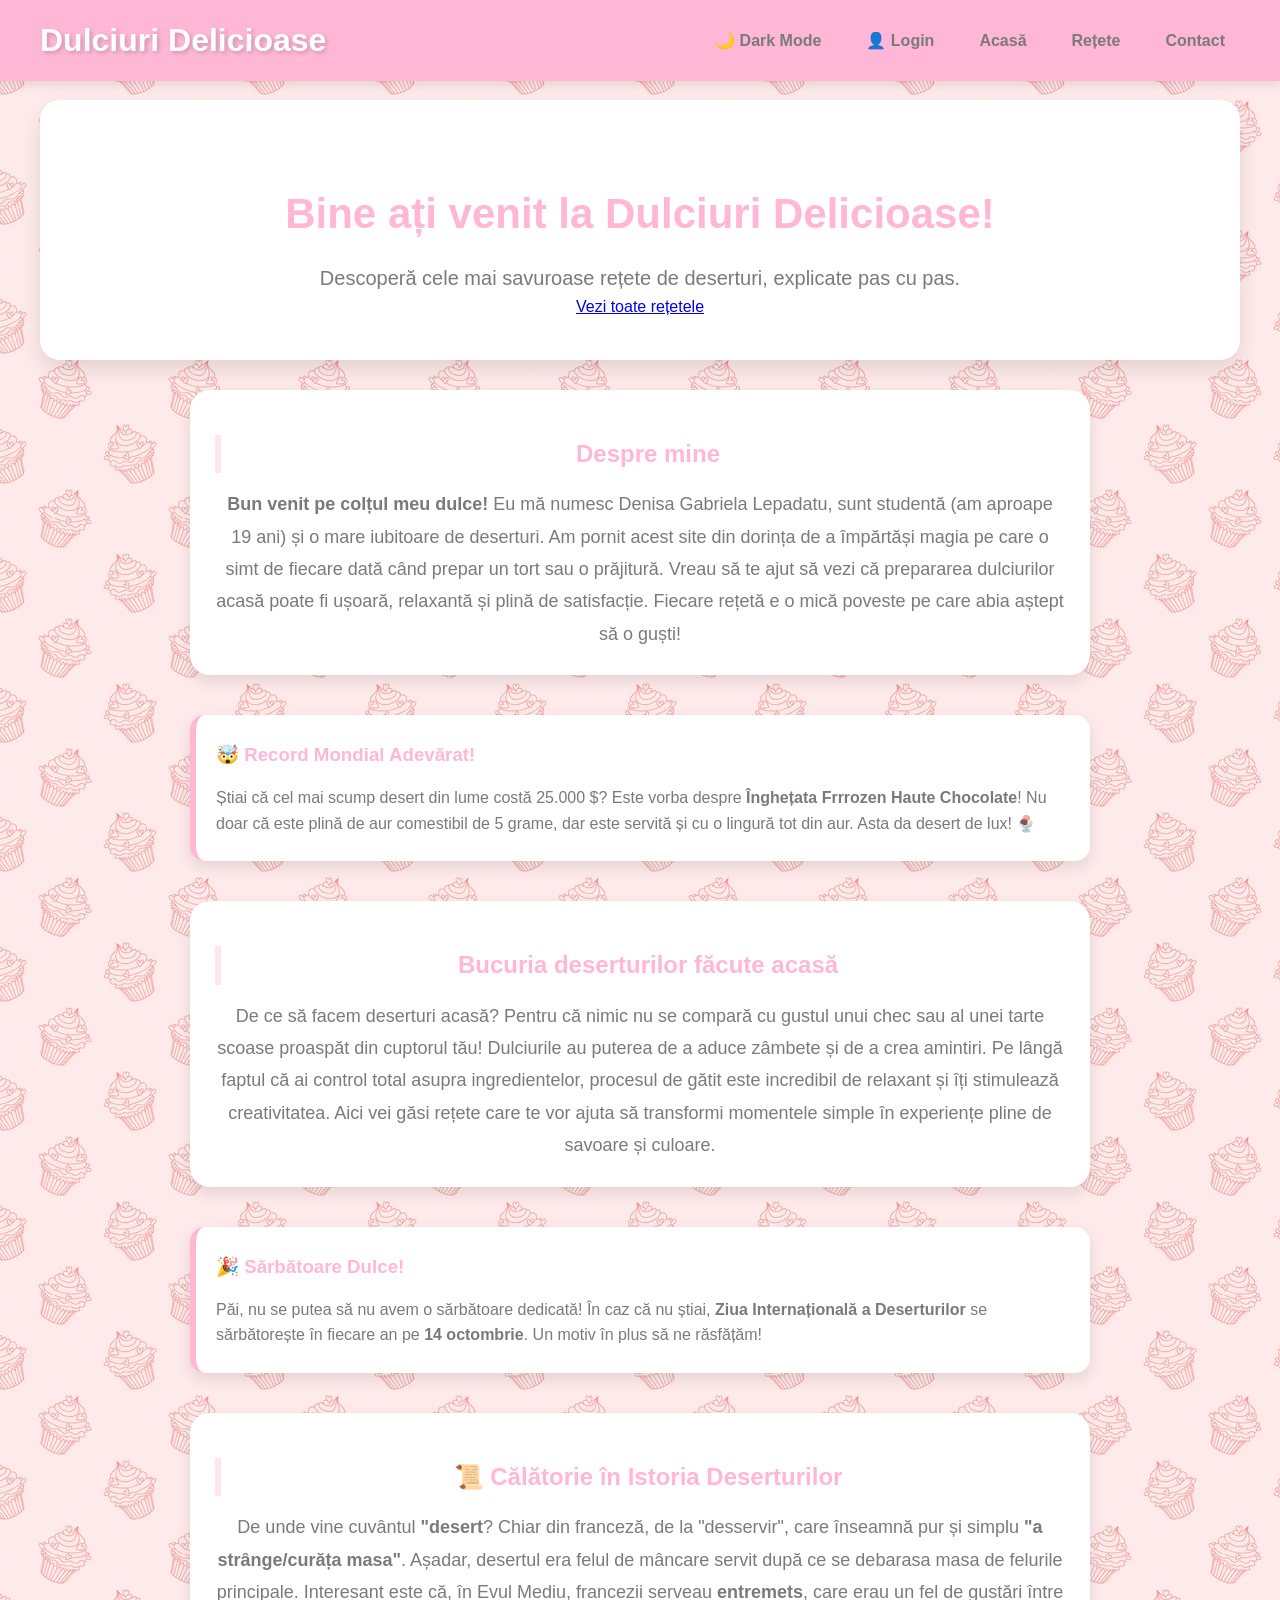
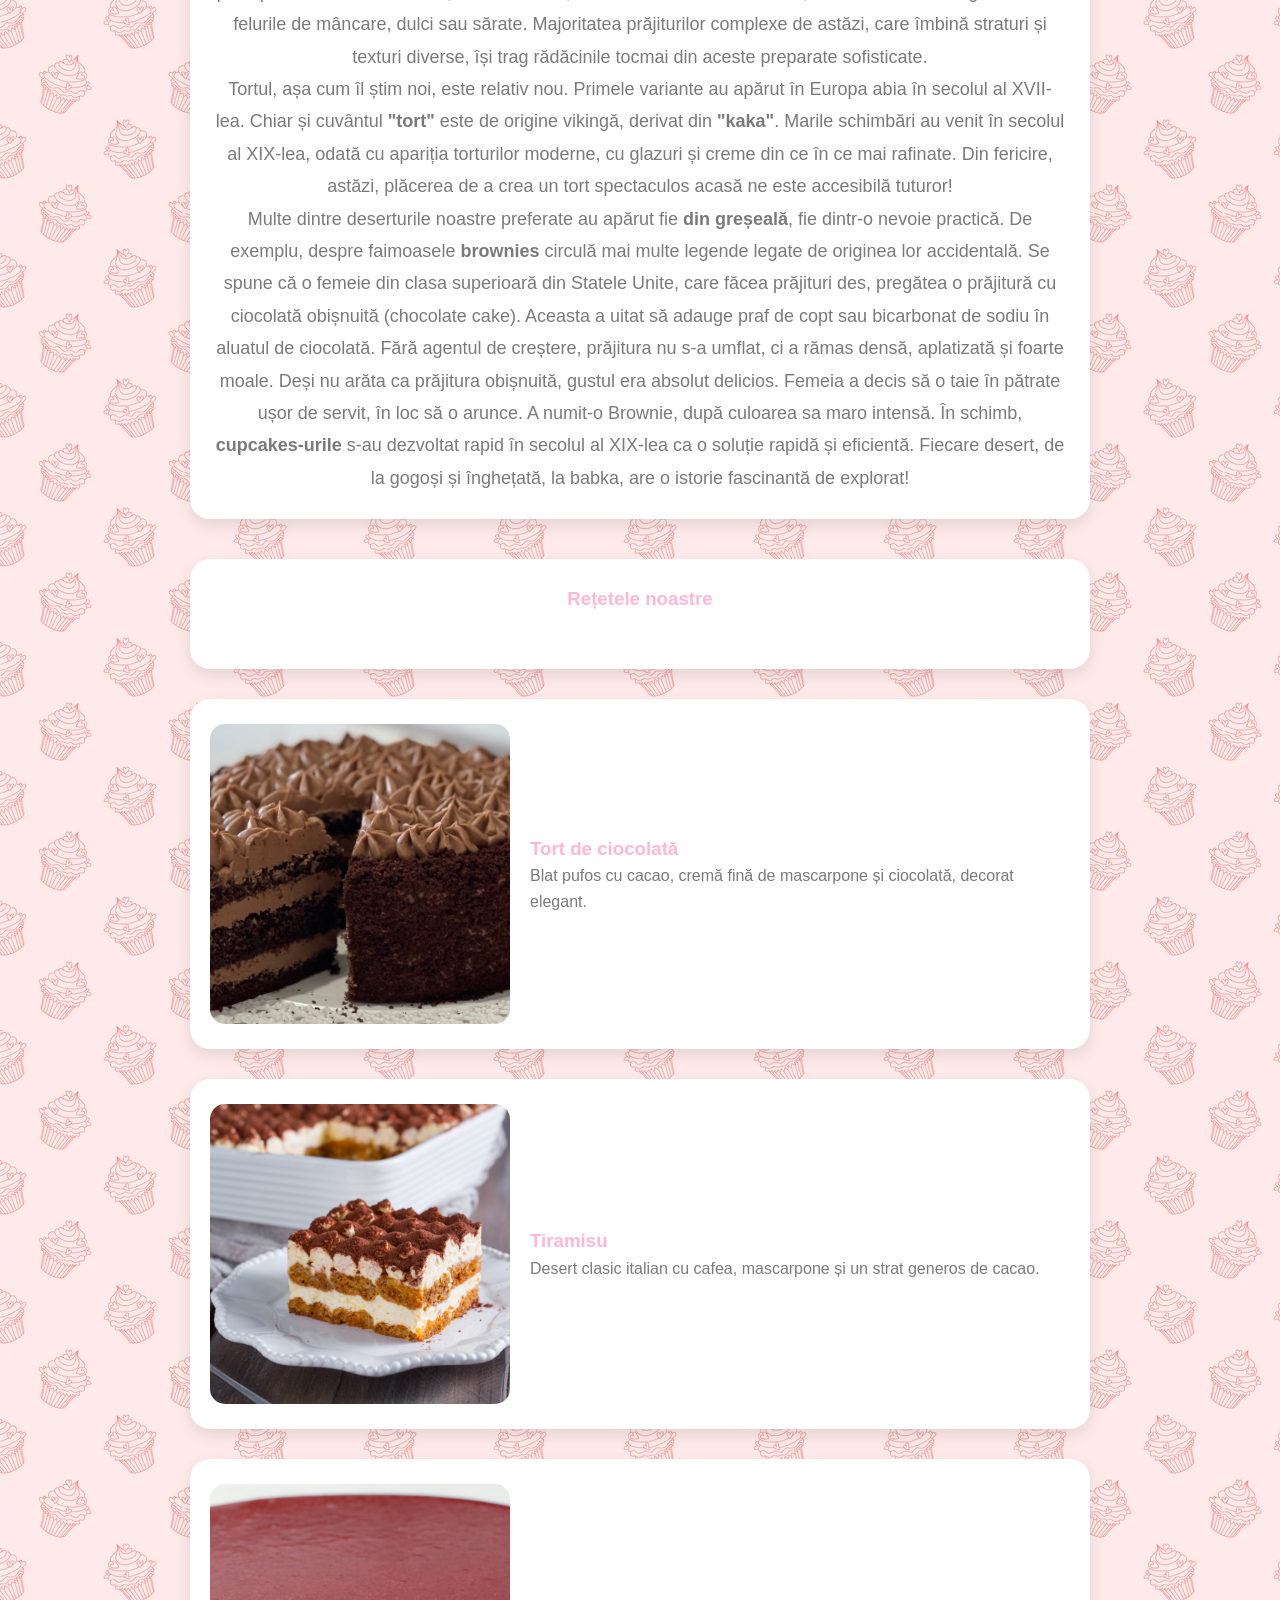
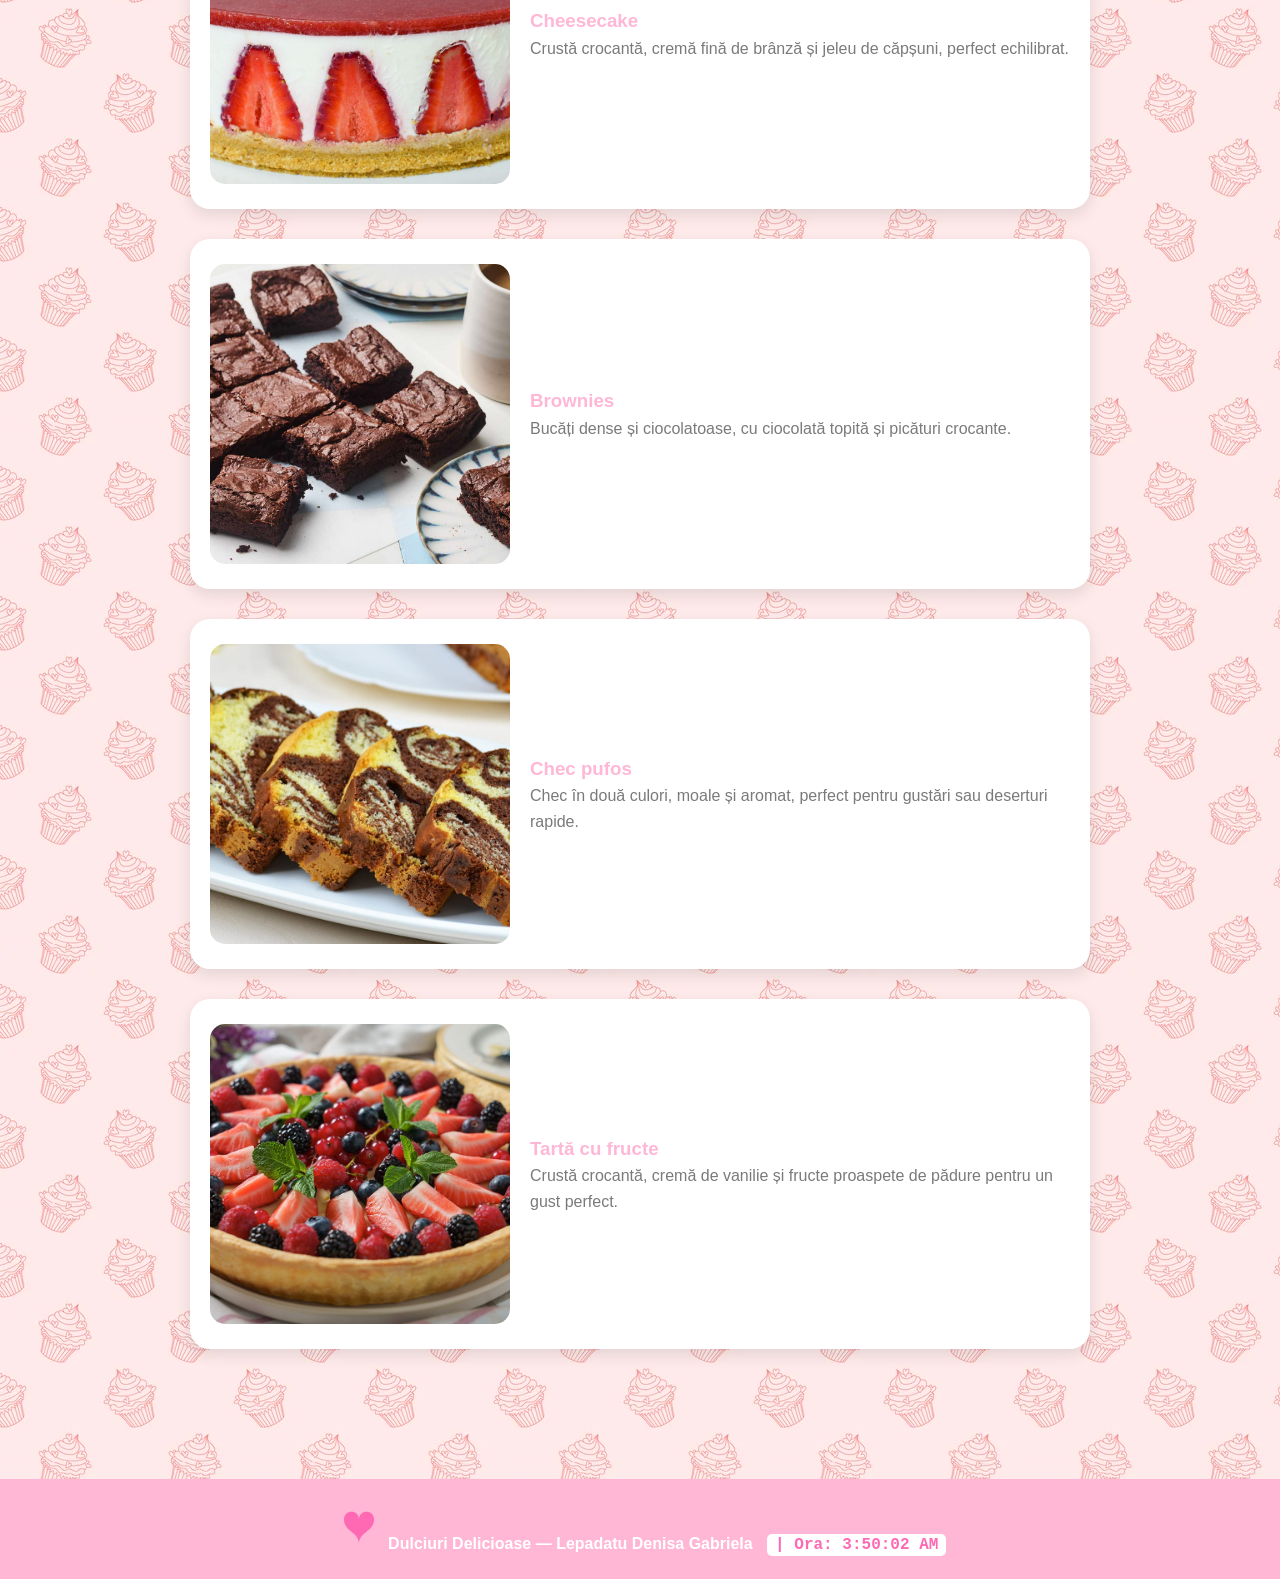
<file: index.html>
<!DOCTYPE html>
<html lang="ro">
<head>
    <meta charset="UTF-8">
    <meta name="viewport" content="width=device-width, initial-scale=1.0">
    <title>Rețete de Dulciuri</title>
    <link rel="stylesheet" href="style.css">
</head>
<body class="home">

<header>
    <div class="logo">Dulciuri Delicioase</div>
    <nav>
        <ul class="meniu" id="main-nav-list">
            <li><a href="#" id="login-trigger">👤 Login</a></li>
            <li><a href="index.html">Acasă</a></li>
            <li class="dropdown">
                <a href="retete.html">Rețete</a>
                <ul class="submenu">
                    <li><a href="reteta-tort.html">Tort de ciocolată</a></li>
                    <li><a href="reteta-tiramisu.html">Tiramisu</a></li>
                    <li><a href="reteta-cheesecake.html">Cheesecake</a></li>
                    <li><a href="reteta-brownies.html">Brownies</a></li>
                    <li><a href="reteta-chec.html">Chec pufos</a></li>
                    <li><a href="reteta-tarta.html">Tartă cu fructe</a></li>
                </ul>
            </li>
            <li><a href="contact.html">Contact</a></li>
        </ul>
    </nav>
</header>

<div id="login-modal" style="display:none; position: fixed; top: 70px; right: 20px; background: var(--roz); padding: 15px; border-radius: 10px; box-shadow: 0 4px 10px rgba(0,0,0,0.2); z-index: 2000;">
    <input type="text" id="username-inp" placeholder="Utilizator (admin)" style="margin-bottom: 5px; padding: 5px; width: 150px; display: block;">
    <input type="password" id="password-inp" placeholder="Parolă" style="margin-bottom: 5px; padding: 5px; width: 150px; display: block;">
    <button id="login-exec-btn" class="btn" style="width: 100%; padding: 5px;">Intră</button>
</div>

<section id="favorites-section" class="container" style="display:none; margin: 20px auto; padding: 20px; border-radius: 15px; border: 2px solid var(--roz);">
    <h2 id="fav-title">⭐ Rețetele tale favorite</h2>
    <ul id="fav-list" style="list-style: none; padding: 0;"></ul>
</section>

<section class="hero">
    <h1>Bine ați venit la Dulciuri Delicioase!</h1>
    <p>Descoperă cele mai savuroase rețete de deserturi, explicate pas cu pas.</p>
    <a href="retete.html" class="btn">Vezi toate rețetele</a>
</section>


<section class="intro">
  <div class="intro-container">
    <h2>Despre mine</h2>
    <p>
      <strong>Bun venit pe colțul meu dulce!</strong> Eu mă numesc Denisa Gabriela Lepadatu, sunt studentă (am aproape 19 ani) și o mare iubitoare de deserturi. Am pornit acest site din dorința de a împărtăși magia pe care o simt de fiecare dată când prepar un tort sau o prăjitură. Vreau să te ajut să vezi că prepararea dulciurilor acasă poate fi ușoară, relaxantă și plină de satisfacție. Fiecare rețetă e o mică poveste pe care abia aștept să o guști!
    </p>
  </div>
</section>

<section class="fun-fact-container">
    <h3>🤯 Record Mondial Adevărat!</h3>
    <p>
      Știai că cel mai scump desert din lume costă 25.000 $? Este vorba despre <strong>Înghețata Frrrozen Haute Chocolate</strong>! Nu doar că este plină de aur comestibil de 5 grame, dar este servită și cu o lingură tot din aur. Asta da desert de lux! 🍨 
    </p>
</section>

<section class="intro">
  <div class="intro-container">
    <h2>Bucuria deserturilor făcute acasă</h2>
    <p>
      De ce să facem deserturi acasă? Pentru că nimic nu se compară cu gustul unui chec sau al unei tarte scoase proaspăt din cuptorul tău! Dulciurile au puterea de a aduce zâmbete și de a crea amintiri. Pe lângă faptul că ai control total asupra ingredientelor, procesul de gătit este incredibil de relaxant și îți stimulează creativitatea. Aici vei găsi rețete care te vor ajuta să transformi momentele simple în experiențe pline de savoare și culoare.
    </p>
  </div>
</section>

<section class="fun-fact-container">
    <h3>🎉 Sărbătoare Dulce!</h3>
    <p>
      Păi, nu se putea să nu avem o sărbătoare dedicată! În caz că nu știai, <strong>Ziua Internațională a Deserturilor</strong> se sărbătorește în fiecare an pe <strong>14 octombrie</strong>. Un motiv în plus să ne răsfățăm!
    </p>
</section>


<section class="intro-container">
    <h2>📜 Călătorie în Istoria Deserturilor</h2>
    <p>
        De unde vine cuvântul <strong>"desert</strong>? Chiar din franceză, de la "desservir", care înseamnă pur și simplu <strong>"a strânge/curăța masa"</strong>. Așadar, desertul era felul de mâncare servit după ce se debarasa masa de felurile principale. Interesant este că, în Evul Mediu, francezii serveau <strong>entremets</strong>, care erau un fel de gustări între felurile de mâncare, dulci sau sărate. Majoritatea prăjiturilor complexe de astăzi, care îmbină straturi și texturi diverse, își trag rădăcinile tocmai din aceste preparate sofisticate.
    </p>
    <p>
        Tortul, așa cum îl știm noi, este relativ nou. Primele variante au apărut în Europa abia în secolul al XVII-lea. Chiar și cuvântul <strong>"tort"</strong> este de origine vikingă, derivat din <strong>"kaka"</strong>. Marile schimbări au venit în secolul al XIX-lea, odată cu apariția torturilor moderne, cu glazuri și creme din ce în ce mai rafinate. Din fericire, astăzi, plăcerea de a crea un tort spectaculos acasă ne este accesibilă tuturor!
    </p>
    <p>
        Multe dintre deserturile noastre preferate au apărut fie <strong>din greșeală</strong>, fie dintr-o nevoie practică. De exemplu, despre faimoasele <strong>brownies</strong> circulă mai multe legende legate de originea lor accidentală. Se spune că o femeie din clasa superioară din Statele Unite, care făcea prăjituri des, pregătea o prăjitură cu ciocolată obișnuită (chocolate cake). Aceasta a uitat să adauge praf de copt sau bicarbonat de sodiu în aluatul de ciocolată. Fără agentul de creștere, prăjitura nu s-a umflat, ci a rămas densă, aplatizată și foarte moale. Deși nu arăta ca prăjitura obișnuită, gustul era absolut delicios. Femeia a decis să o taie în pătrate ușor de servit, în loc să o arunce. A numit-o Brownie, după culoarea sa maro intensă. În schimb, <strong>cupcakes-urile</strong> s-au dezvoltat rapid în secolul al XIX-lea ca o soluție rapidă și eficientă. Fiecare desert, de la gogoși și înghețată, la babka, are o istorie fascinantă de explorat!
    </p>
</section>



<section class="retete-grid">

   <section class="intro">
     <div class="intro-container">
     <h1>Rețetele noastre</h1>
   </section>


    <div class="grid-container">

      
        <div class="card">
            <img src="photos/tort.jpg" alt="Tort de ciocolată">
            <div class="card-text">
                <h3>Tort de ciocolată</h3>
                <p>Blat pufos cu cacao, cremă fină de mascarpone și ciocolată, decorat elegant.</p>
            </div>
        </div>


        <div class="card">
            <img src="photos/tiramisu.jpg" alt="Tiramisu">
            <div class="card-text">
                <h3>Tiramisu</h3>
                <p>Desert clasic italian cu cafea, mascarpone și un strat generos de cacao.</p>
        
            </div>
        </div>

       
        <div class="card">
            <img src="photos/cheesecake.jpg" alt="Cheesecake">
            <div class="card-text">
                <h3>Cheesecake</h3>
                <p>Crustă crocantă, cremă fină de brânză și jeleu de căpșuni, perfect echilibrat.</p>
            </div>
        </div>

        
        <div class="card">
            <img src="photos/brownies.jpg" alt="Brownies">
            <div class="card-text">
                <h3>Brownies</h3>
                <p>Bucăți dense și ciocolatoase, cu ciocolată topită și picături crocante.</p>
            </div>
        </div>

        
        <div class="card">
            <img src="photos/chec.jpg" alt="Chec pufos">
            <div class="card-text">
                <h3>Chec pufos</h3>
                <p>Chec în două culori, moale și aromat, perfect pentru gustări sau deserturi rapide.</p>
            </div>
        </div>

        
        <div class="card">
            <img src="photos/tarta.jpg" alt="Tartă cu fructe">
            <div class="card-text">
                <h3>Tartă cu fructe</h3>
                <p>Crustă crocantă, cremă de vanilie și fructe proaspete de pădure pentru un gust perfect.</p>
            </div>
        </div>

    </div>
</section>
<canvas id="canvas-logo" width="50" height="50" style="vertical-align: middle;"></canvas>
<footer>
    <p> Dulciuri Delicioase — Lepadatu Denisa Gabriela </p>
</footer>

<script src="script.js"></script>

</body>
</html>
</file>
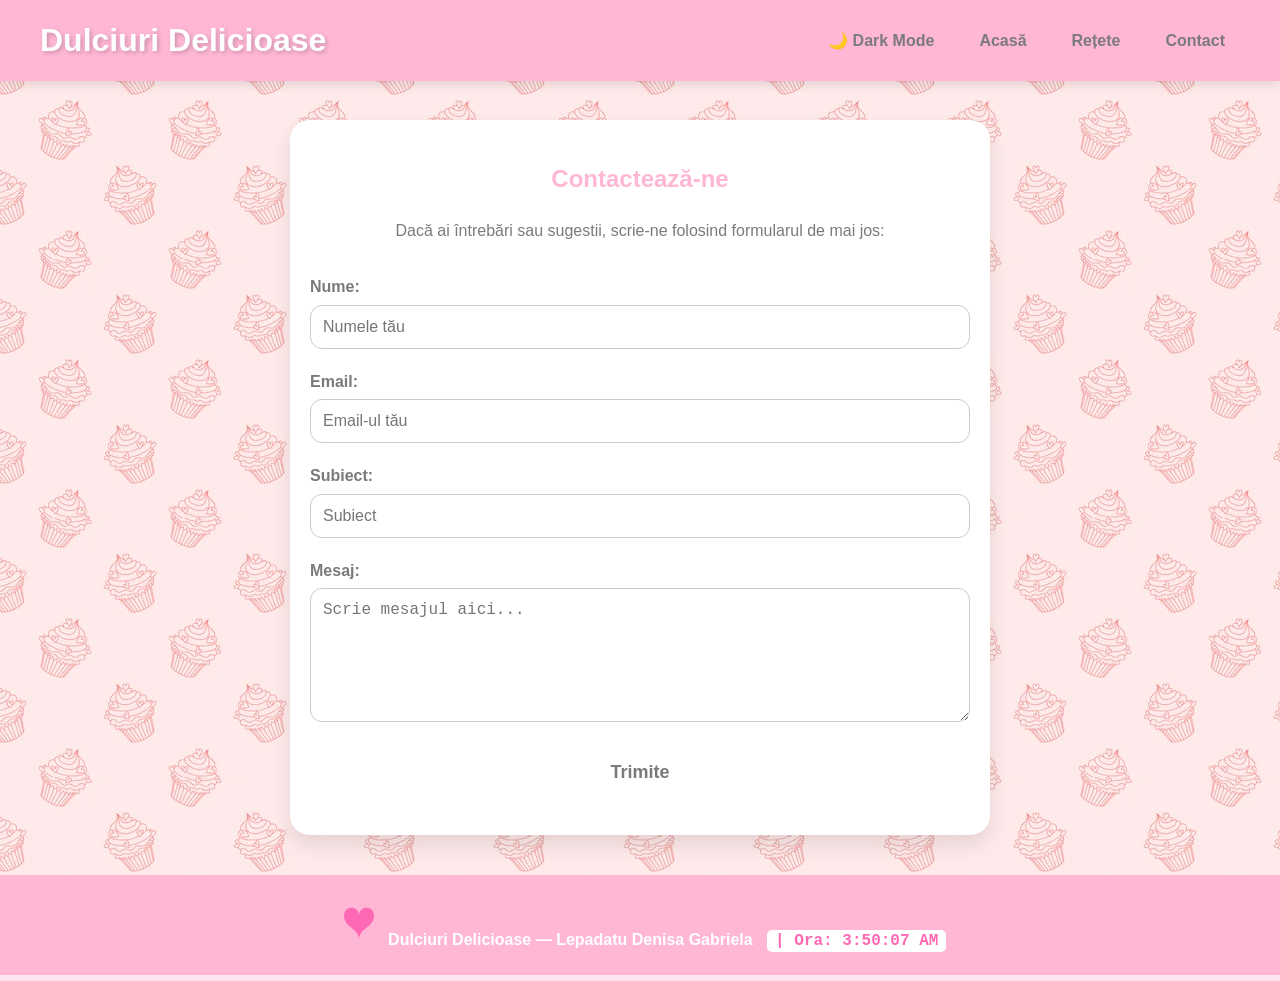
<file: contact.html>
<!DOCTYPE html>
<html lang="ro">
<head>
    <meta charset="UTF-8">
    <meta name="viewport" content="width=device-width, initial-scale=1.0">
    <title>Contact | Dulciuri Delicioase</title>
    <link rel="stylesheet" href="style.css">
</head>

<body>

  
    <header>
        <div class="logo">Dulciuri Delicioase</div>

        <nav>
            <ul class="meniu" id="main-nav-list">
                <li><a href="index.html">Acasă</a></li>

             <li class="dropdown">
              <a href="retete.html">Rețete</a>
                <ul class="submenu">

                  <li><a href="reteta-tort.html">Tort de ciocolată</a></li>
                  <li><a href="reteta-tiramisu.html">Tiramisu</a></li>
                  <li><a href="reteta-cheesecake.html">Cheesecake</a></li>
                  <li><a href="reteta-brownies.html">Brownies</a></li>
                  <li><a href="reteta-chec.html">Chec pufos</a></li>
                  <li><a href="reteta-tarta.html">Tartă cu fructe</a></li>
                </ul>
             </li>

                <li><a href="contact.html">Contact</a></li>
            </ul>
        </nav>
    </header>


    <main>
        <section class="contact">
            <h1>Contactează-ne</h1>
            <p>Dacă ai întrebări sau sugestii, scrie-ne folosind formularul de mai jos:</p>

            <form action="#" method="post" class="contact-form">
                <label for="nume">Nume:</label>
                <input type="text" id="nume" name="nume" placeholder="Numele tău" required>

                <label for="email">Email:</label>
                <input type="email" id="email" name="email" placeholder="Email-ul tău" required>

                <label for="subiect">Subiect:</label>
                <input type="text" id="subiect" name="subiect" placeholder="Subiect" required>

                <label for="mesaj">Mesaj:</label>
                <textarea id="mesaj" name="mesaj" placeholder="Scrie mesajul aici..." rows="6" required></textarea>

                <button type="submit" class="btn">Trimite</button>
            </form>
        </section>
    </main>

    <footer>
        <p> Dulciuri Delicioase — Lepadatu Denisa Gabriela </p>
    </footer>
<script src="script.js"></script>
</body>
</html>
</file>
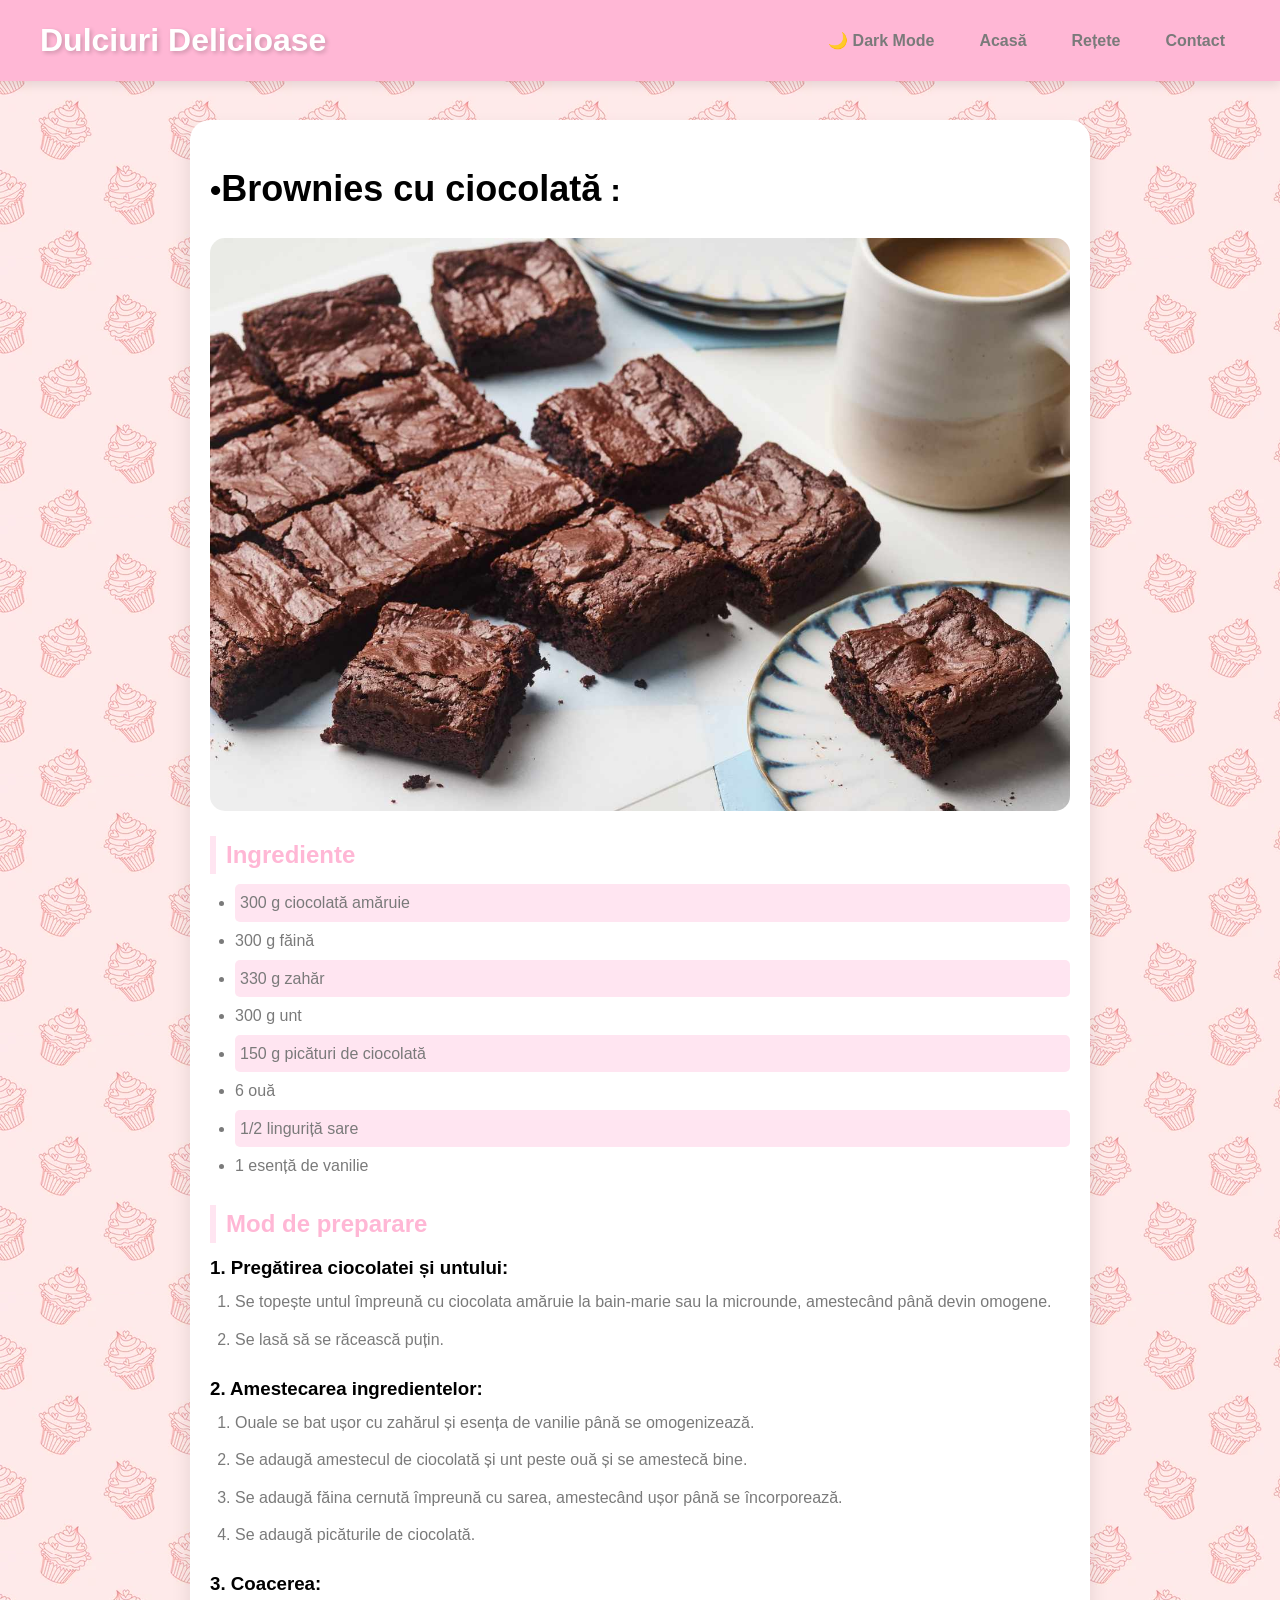
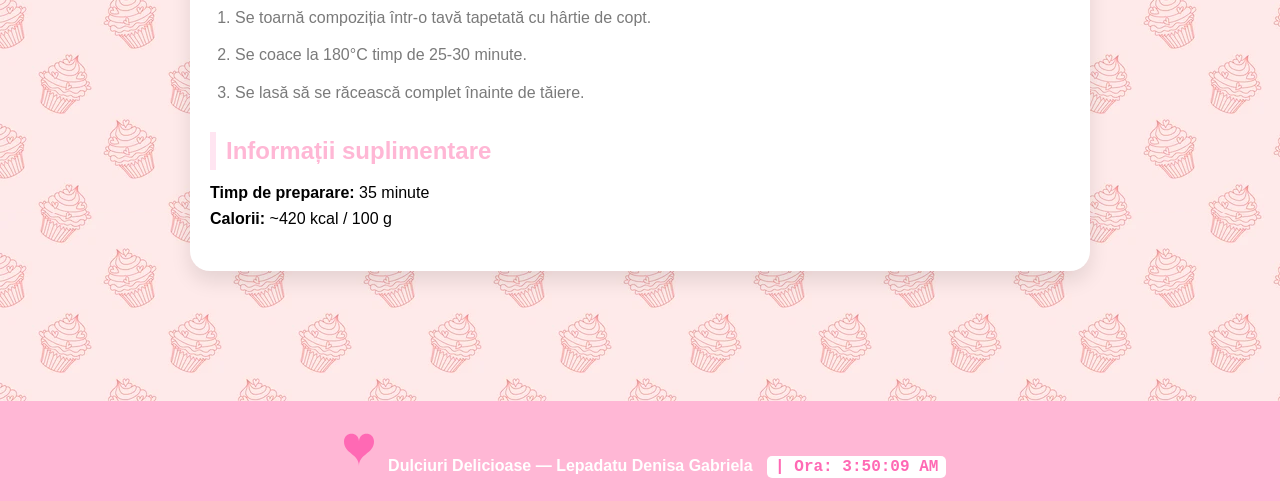
<file: reteta-brownies.html>
<!DOCTYPE html>
<html lang="ro">
<head>
    <meta charset="UTF-8">
    <meta name="viewport" content="width=device-width, initial-scale=1.0">
    <title>Brownies | Dulciuri Delicioase</title>
    <link rel="stylesheet" href="style.css">
</head>
<body>

<header>
    <div class="logo">Dulciuri Delicioase</div>
    <nav>
        <ul class="meniu" id="main-nav-list">
            <li><a href="index.html">Acasă</a></li>
            <li class="dropdown">
                <a href="#">Rețete</a>
                <ul class="submenu">
                    <li><a href="reteta-tort.html">Tort de ciocolată</a></li>
                    <li><a href="reteta-tiramisu.html">Tiramisu</a></li>
                    <li><a href="reteta-cheesecake.html">Cheesecake</a></li>
                    <li><a href="reteta-brownies.html">Brownies</a></li>
                    <li><a href="reteta-chec.html">Chec pufos</a></li>
                    <li><a href="reteta-tarta.html">Tartă cu fructe</a></li>
                </ul>
            </li>
            <li><a href="contact.html">Contact</a></li>
        </ul>
    </nav>
</header>

<main>
    <section class="reteta-container">
        <h1>Brownies cu ciocolată</h1>
        <img src="photos/brownies.jpg" alt="Brownies" class="reteta-img">

        <section class="ingrediente">
            <h2>Ingrediente</h2>
            <ul>
                <li>300 g ciocolată amăruie</li>
                <li>300 g făină</li>
                <li>330 g zahăr</li>
                <li>300 g unt</li>
                <li>150 g picături de ciocolată</li>
                <li>6 ouă</li>
                <li>1/2 linguriță sare</li>
                <li>1 esență de vanilie</li>
            </ul>
        </section>

        <section class="preparare">
            <h2>Mod de preparare</h2>

            <h3>1. Pregătirea ciocolatei și untului:</h3>
            <ol>
                <li>Se topește untul împreună cu ciocolata amăruie la bain-marie sau la microunde, amestecând până devin omogene.</li>
                <li>Se lasă să se răcească puțin.</li>
            </ol>

            <h3>2. Amestecarea ingredientelor:</h3>
            <ol>
                <li>Ouale se bat ușor cu zahărul și esența de vanilie până se omogenizează.</li>
                <li>Se adaugă amestecul de ciocolată și unt peste ouă și se amestecă bine.</li>
                <li>Se adaugă făina cernută împreună cu sarea, amestecând ușor până se încorporează.</li>
                <li>Se adaugă picăturile de ciocolată.</li>
            </ol>

            <h3>3. Coacerea:</h3>
            <ol>
                <li>Se toarnă compoziția într-o tavă tapetată cu hârtie de copt.</li>
                <li>Se coace la 180°C timp de 25-30 minute.</li>
                <li>Se lasă să se răcească complet înainte de tăiere.</li>
            </ol>
        </section>

        <section class="info-reteta">
            <h2>Informații suplimentare</h2>
            <p><strong>Timp de preparare:</strong> 35 minute</p>
            <p><strong>Calorii:</strong> ~420 kcal / 100 g</p>
        </section>
    </section>
</main>
<canvas id="canvas-logo" width="50" height="50" style="vertical-align: middle;"></canvas>
<footer>
    <p> Dulciuri Delicioase — Lepadatu Denisa Gabriela </p>
</footer>
<script src="script.js"></script>
</body>
</html>
</file>
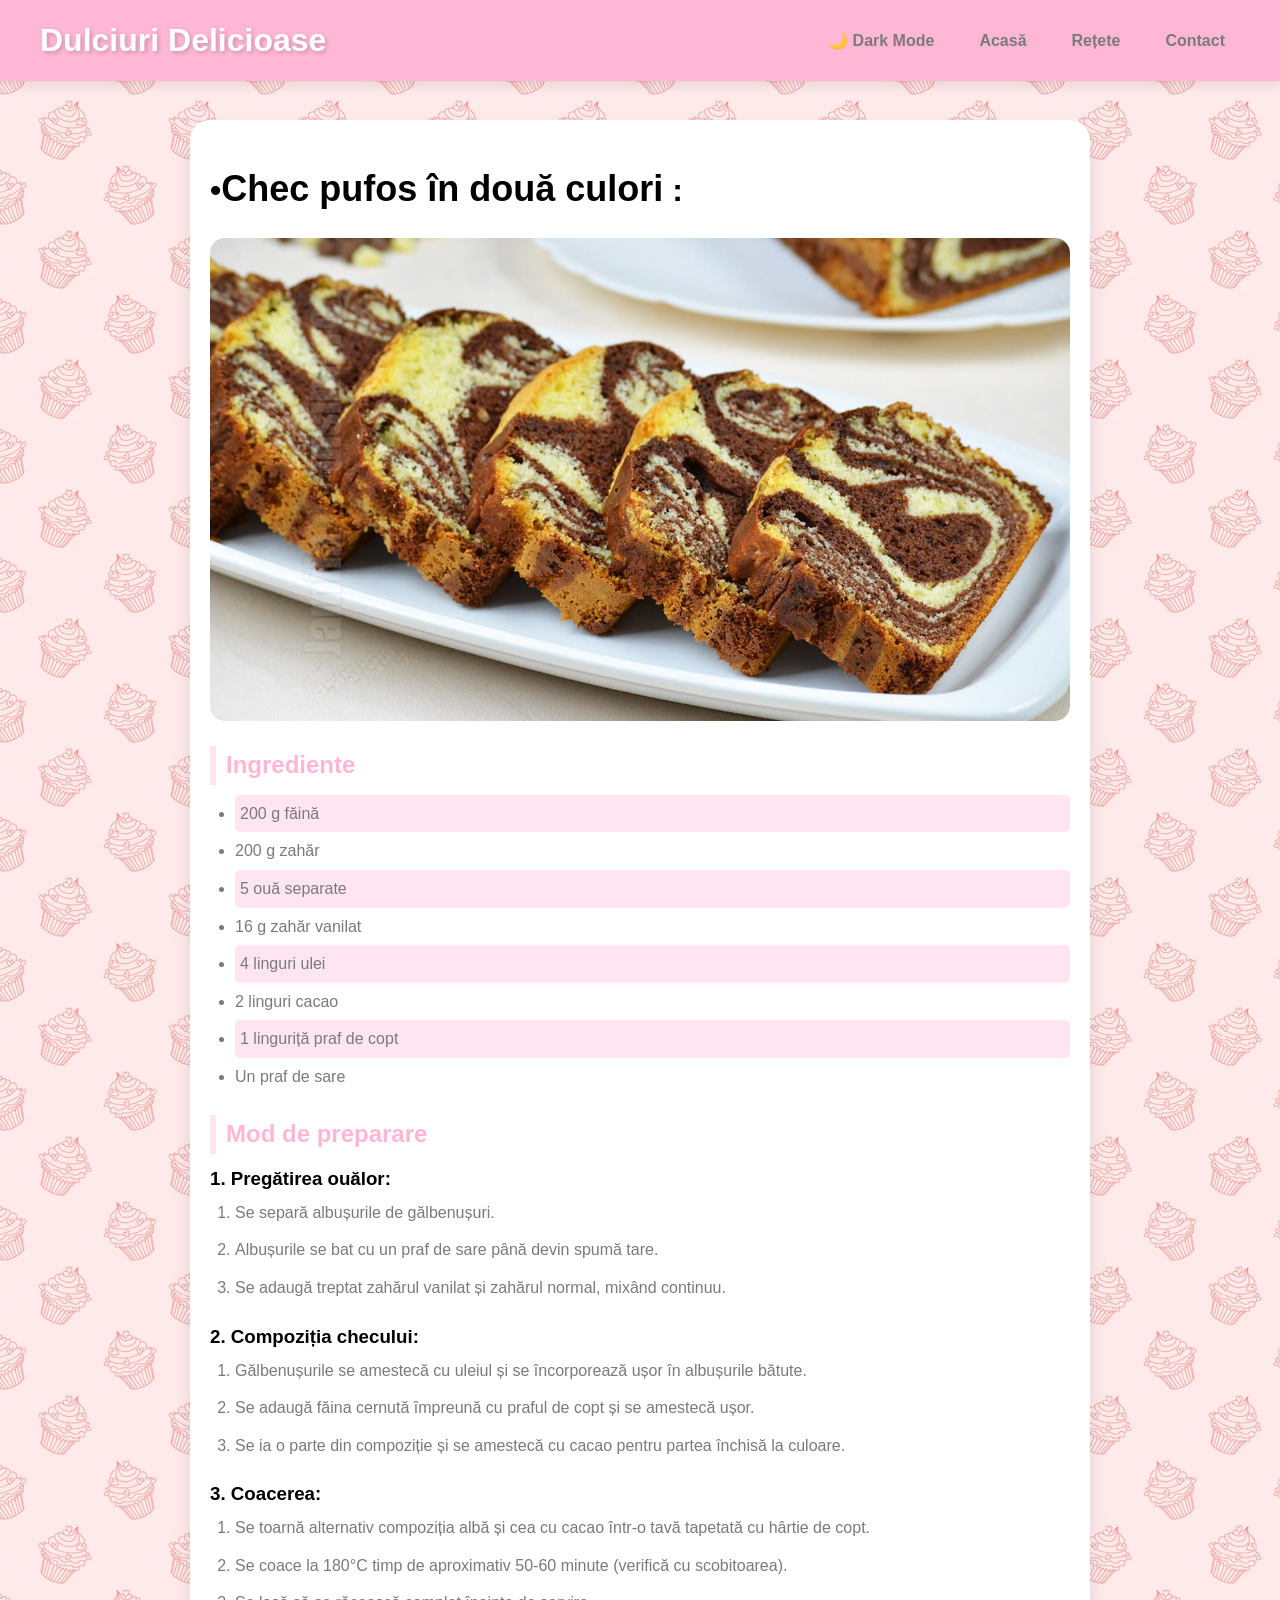
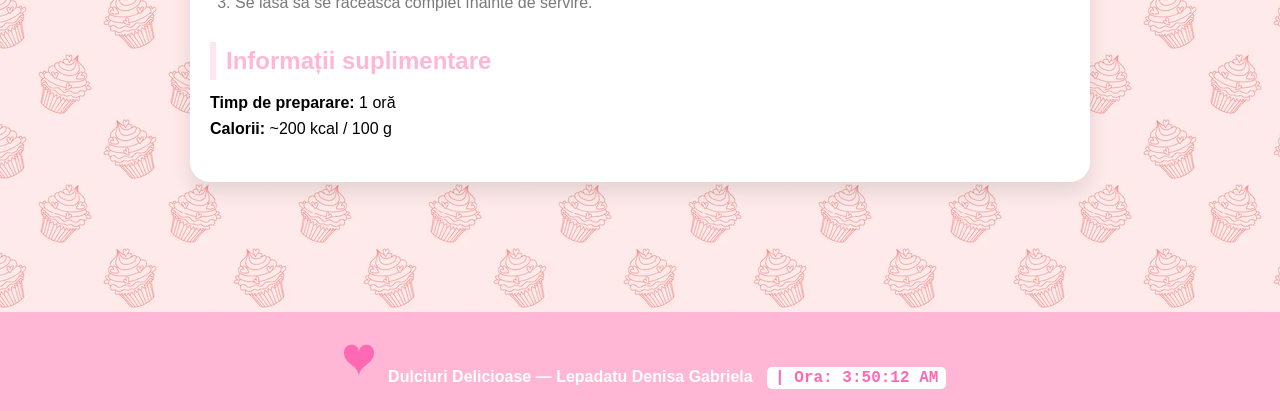
<file: reteta-chec.html>
<!DOCTYPE html>
<html lang="ro">
<head>
    <meta charset="UTF-8">
    <meta name="viewport" content="width=device-width, initial-scale=1.0">
    <title>Chec pufos | Dulciuri Delicioase</title>
    <link rel="stylesheet" href="style.css">
</head>
<body>

<header>
    <div class="logo">Dulciuri Delicioase</div>
    <nav>
        <ul class="meniu" id="main-nav-list">
            <li><a href="index.html">Acasă</a></li>
            <li class="dropdown">
                <a href="#">Rețete</a>
                <ul class="submenu">
                    <li><a href="reteta-tort.html">Tort de ciocolată</a></li>
                    <li><a href="reteta-tiramisu.html">Tiramisu</a></li>
                    <li><a href="reteta-cheesecake.html">Cheesecake</a></li>
                    <li><a href="reteta-brownies.html">Brownies</a></li>
                    <li><a href="reteta-chec.html">Chec pufos</a></li>
                    <li><a href="reteta-tarta.html">Tartă cu fructe</a></li>
                </ul>
            </li>
            <li><a href="contact.html">Contact</a></li>
        </ul>
    </nav>
</header>

<main>
    <section class="reteta-container">
        <h1>Chec pufos în două culori</h1>
        <img src="photos/chec.jpg" alt="Chec pufos" class="reteta-img">

        <section class="ingrediente">
            <h2>Ingrediente</h2>
            <ul>
                <li>200 g făină</li>
                <li>200 g zahăr</li>
                <li>5 ouă separate</li>
                <li>16 g zahăr vanilat</li>
                <li>4 linguri ulei</li>
                <li>2 linguri cacao</li>
                <li>1 linguriță praf de copt</li>
                <li>Un praf de sare</li>
            </ul>
        </section>

        <section class="preparare">
            <h2>Mod de preparare</h2>

            <h3>1. Pregătirea ouălor:</h3>
            <ol>
                <li>Se separă albușurile de gălbenușuri.</li>
                <li>Albușurile se bat cu un praf de sare până devin spumă tare.</li>
                <li>Se adaugă treptat zahărul vanilat și zahărul normal, mixând continuu.</li>
            </ol>

            <h3>2. Compoziția checului:</h3>
            <ol>
                <li>Gălbenușurile se amestecă cu uleiul și se încorporează ușor în albușurile bătute.</li>
                <li>Se adaugă făina cernută împreună cu praful de copt și se amestecă ușor.</li>
                <li>Se ia o parte din compoziție și se amestecă cu cacao pentru partea închisă la culoare.</li>
            </ol>

            <h3>3. Coacerea:</h3>
            <ol>
                <li>Se toarnă alternativ compoziția albă și cea cu cacao într-o tavă tapetată cu hârtie de copt.</li>
                <li>Se coace la 180°C timp de aproximativ 50-60 minute (verifică cu scobitoarea).</li>
                <li>Se lasă să se răcească complet înainte de servire.</li>
            </ol>
        </section>

        <section class="info-reteta">
            <h2>Informații suplimentare</h2>
            <p><strong>Timp de preparare:</strong> 1 oră</p>
            <p><strong>Calorii:</strong> ~200 kcal / 100 g</p>
        </section>
    </section>
</main>
<canvas id="canvas-logo" width="50" height="50" style="vertical-align: middle;"></canvas>
<footer>
    <p> Dulciuri Delicioase — Lepadatu Denisa Gabriela </p>
</footer>
<script src="script.js"></script>
</body>
</html>
</file>
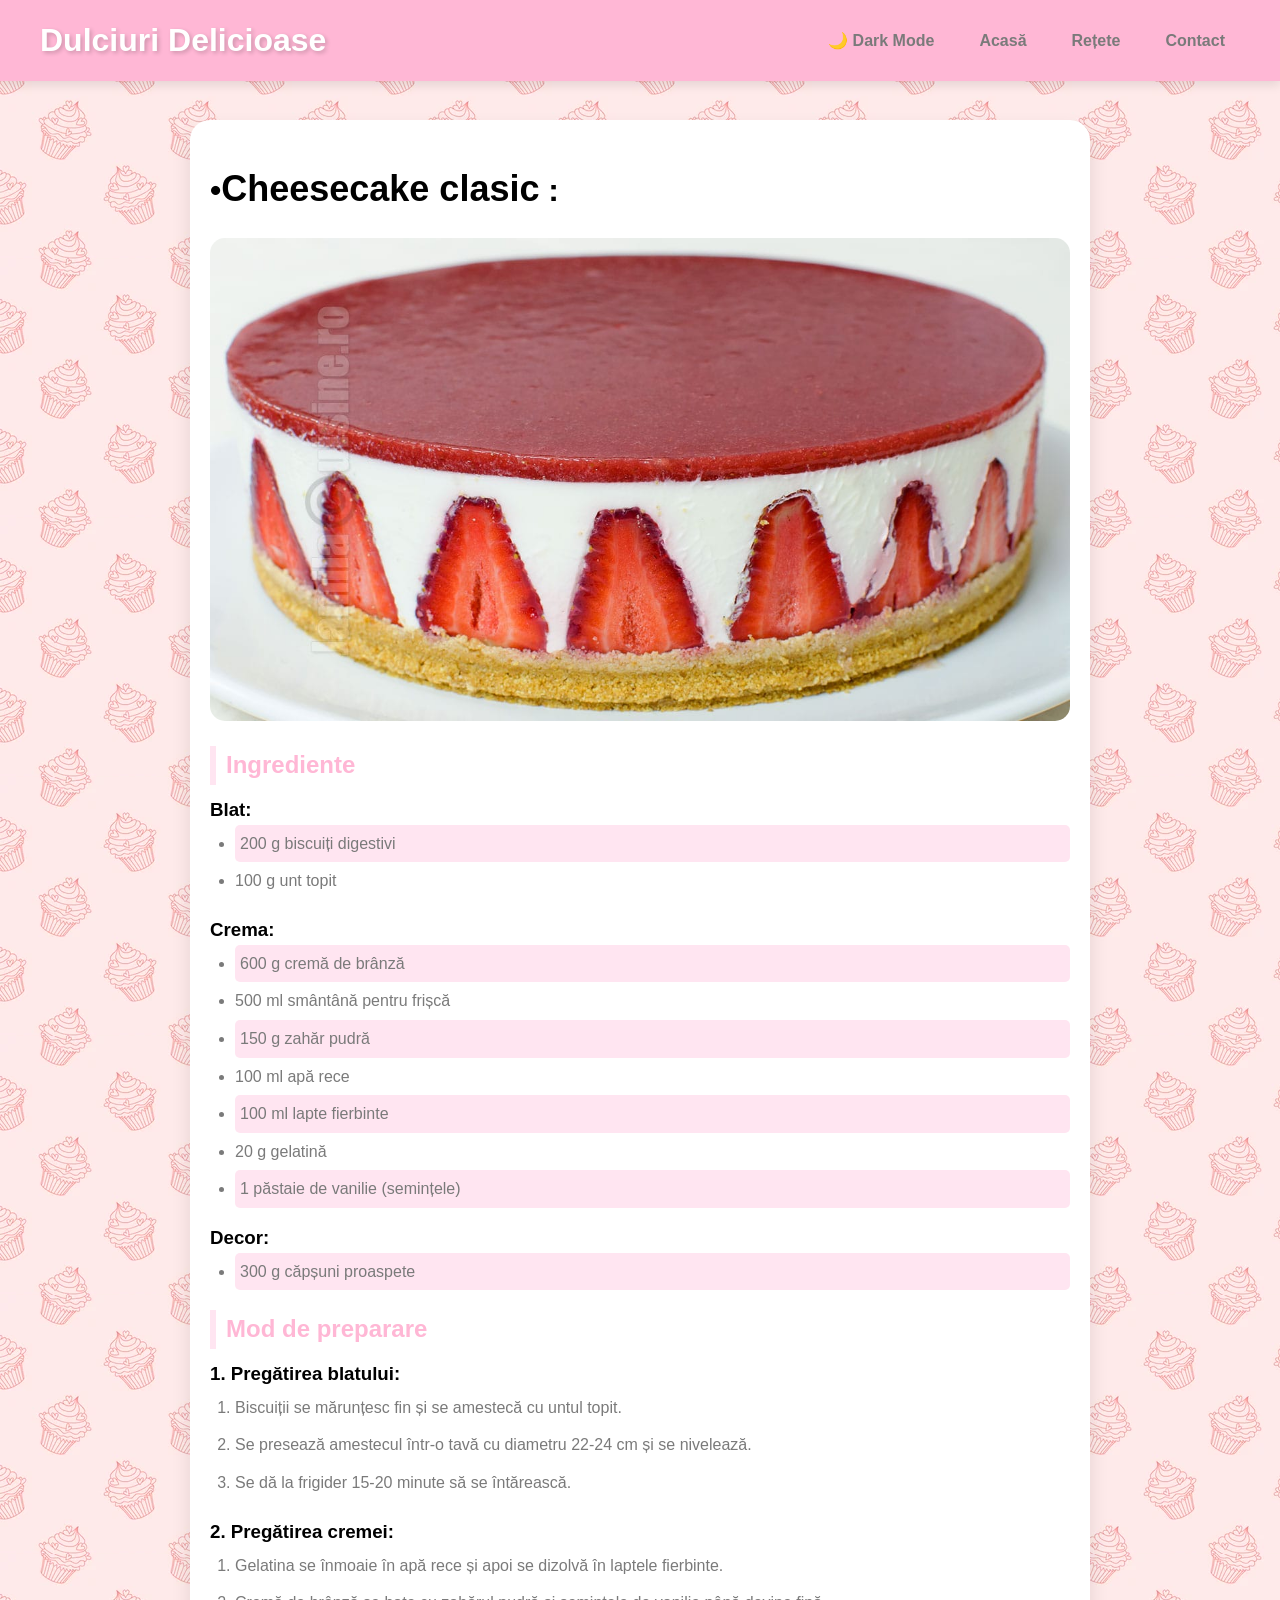
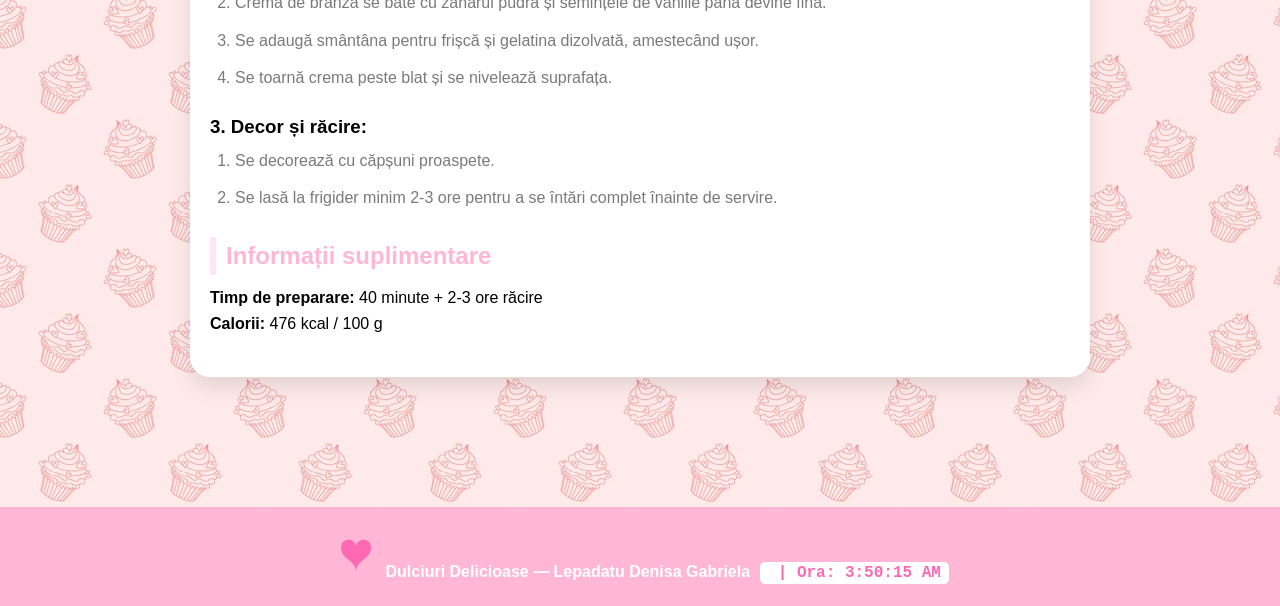
<file: reteta-cheesecake.html>
<!DOCTYPE html>
<html lang="ro">
<head>
    <meta charset="UTF-8">
    <meta name="viewport" content="width=device-width, initial-scale=1.0">
    <title>Cheesecake | Dulciuri Delicioase</title>
    <link rel="stylesheet" href="style.css">
</head>
<body>

<header>
    <div class="logo">Dulciuri Delicioase</div>
    <nav>
        <ul class="meniu" id="main-nav-list">
            <li><a href="index.html">Acasă</a></li>
            <li class="dropdown">
                <a href="retete.html">Rețete</a>
                <ul class="submenu">
                    <li><a href="reteta-tort.html">Tort de ciocolată</a></li>
                    <li><a href="reteta-tiramisu.html">Tiramisu</a></li>
                    <li><a href="reteta-cheesecake.html">Cheesecake</a></li>
                    <li><a href="reteta-brownies.html">Brownies</a></li>
                    <li><a href="reteta-chec.html">Chec pufos</a></li>
                    <li><a href="reteta-tarta.html">Tartă cu fructe</a></li>
                </ul>
            </li>
            <li><a href="contact.html">Contact</a></li>
        </ul>
    </nav>
</header>

<main>
    <section class="reteta-container">
        <h1>Cheesecake clasic</h1>
        <img src="photos/cheesecake.jpg" alt="Cheesecake" class="reteta-img">

        <section class="ingrediente">
            <h2>Ingrediente</h2>

            <h3>Blat:</h3>
            <ul>
                <li>200 g biscuiți digestivi</li>
                <li>100 g unt topit</li>
            </ul>

            <h3>Crema:</h3>
            <ul>
                <li>600 g cremă de brânză</li>
                <li>500 ml smântână pentru frișcă</li>
                <li>150 g zahăr pudră</li>
                <li>100 ml apă rece</li>
                <li>100 ml lapte fierbinte</li>
                <li>20 g gelatină</li>
                <li>1 păstaie de vanilie (semințele)</li>
            </ul>

            <h3>Decor:</h3>
            <ul>
                <li>300 g căpșuni proaspete</li>
            </ul>
        </section>

        <section class="preparare">
            <h2>Mod de preparare</h2>

            <h3>1. Pregătirea blatului:</h3>
            <ol>
                <li>Biscuiții se mărunțesc fin și se amestecă cu untul topit.</li>
                <li>Se presează amestecul într-o tavă cu diametru 22-24 cm și se nivelează.</li>
                <li>Se dă la frigider 15-20 minute să se întărească.</li>
            </ol>

            <h3>2. Pregătirea cremei:</h3>
            <ol>
                <li>Gelatina se înmoaie în apă rece și apoi se dizolvă în laptele fierbinte.</li>
                <li>Cremă de brânză se bate cu zahărul pudră și semințele de vanilie până devine fină.</li>
                <li>Se adaugă smântâna pentru frișcă și gelatina dizolvată, amestecând ușor.</li>
                <li>Se toarnă crema peste blat și se nivelează suprafața.</li>
            </ol>

            <h3>3. Decor și răcire:</h3>
            <ol>
                <li>Se decorează cu căpșuni proaspete.</li>
                <li>Se lasă la frigider minim 2-3 ore pentru a se întări complet înainte de servire.</li>
            </ol>
        </section>

        <section class="info-reteta">
            <h2>Informații suplimentare</h2>
            <p><strong>Timp de preparare:</strong> 40 minute + 2-3 ore răcire</p>
            <p><strong>Calorii:</strong> 476 kcal / 100 g</p>
        </section>

    </section>
</main>
<canvas id="canvas-logo" width="50" height="50" style="vertical-align: middle;"></canvas>
<footer>
    <p> Dulciuri Delicioase — Lepadatu Denisa Gabriela</p>
</footer>
<script src="script.js"></script>
</body>
</html>
</file>
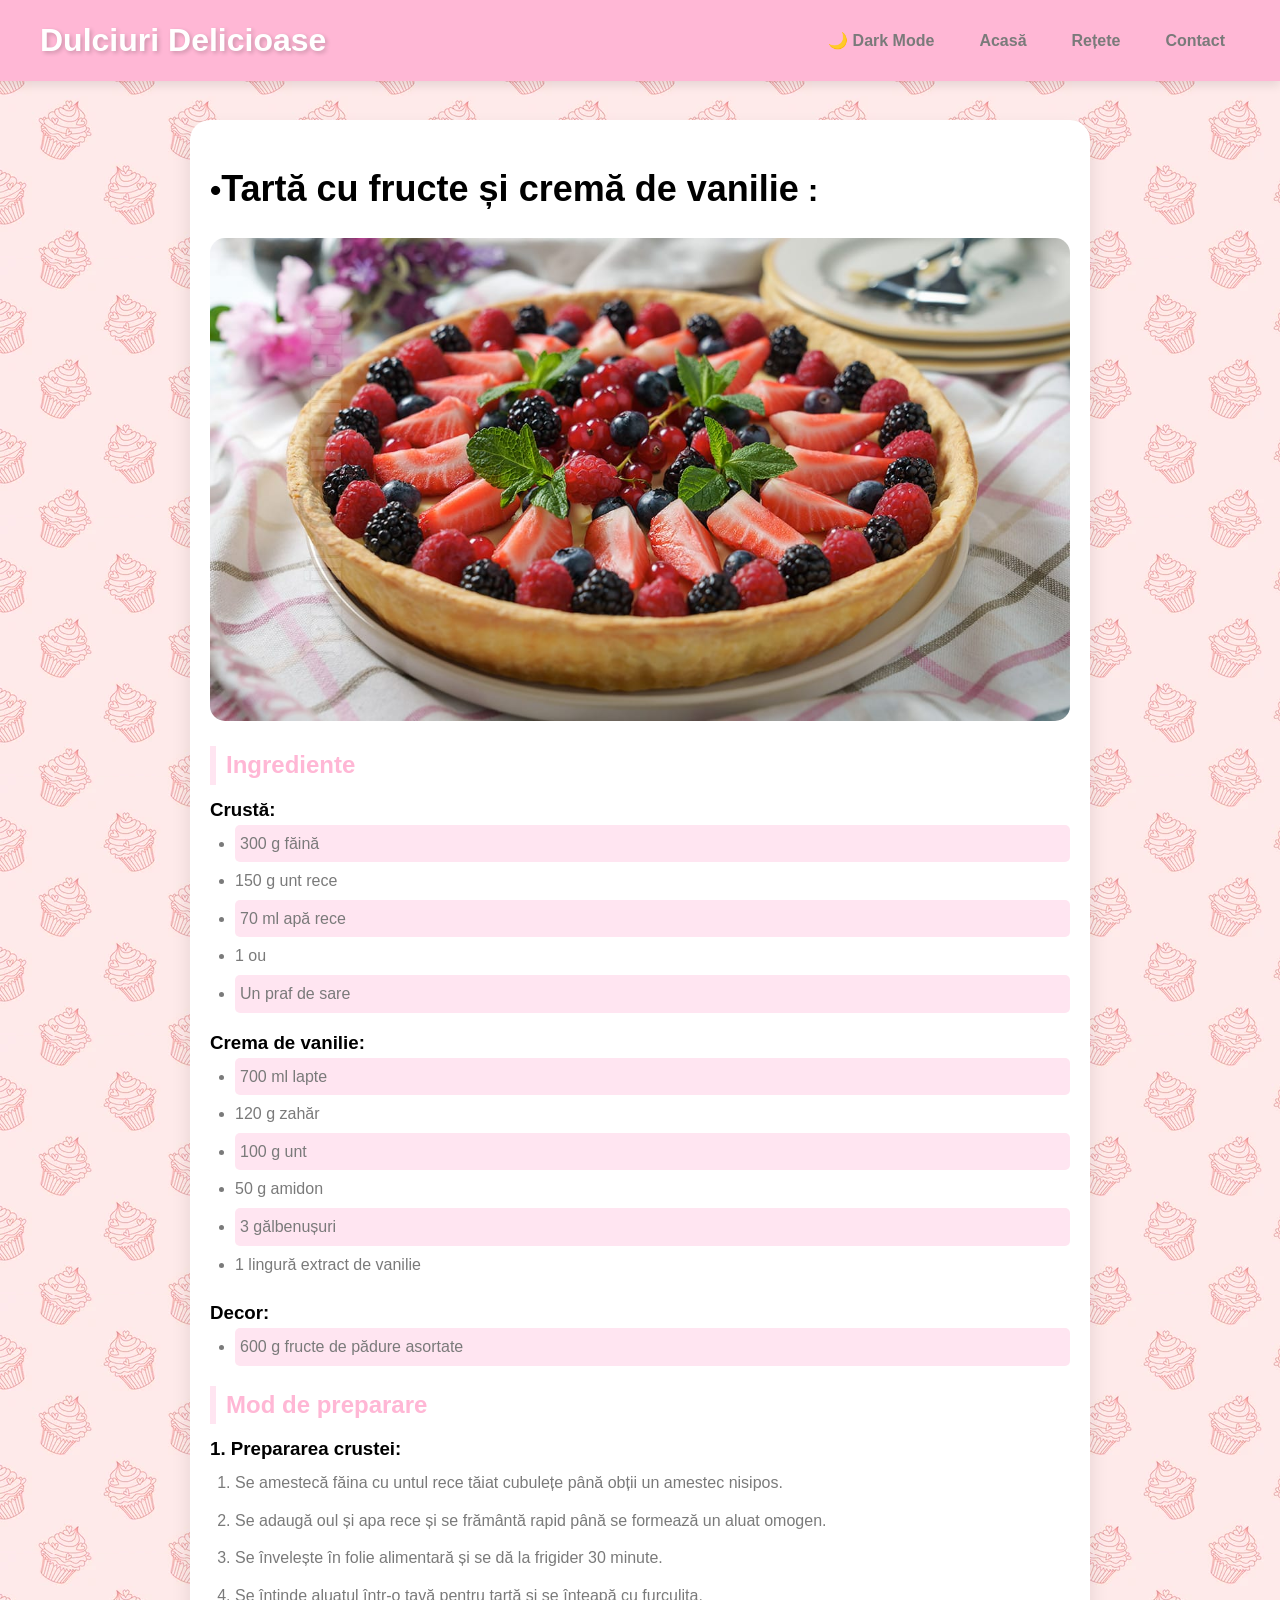
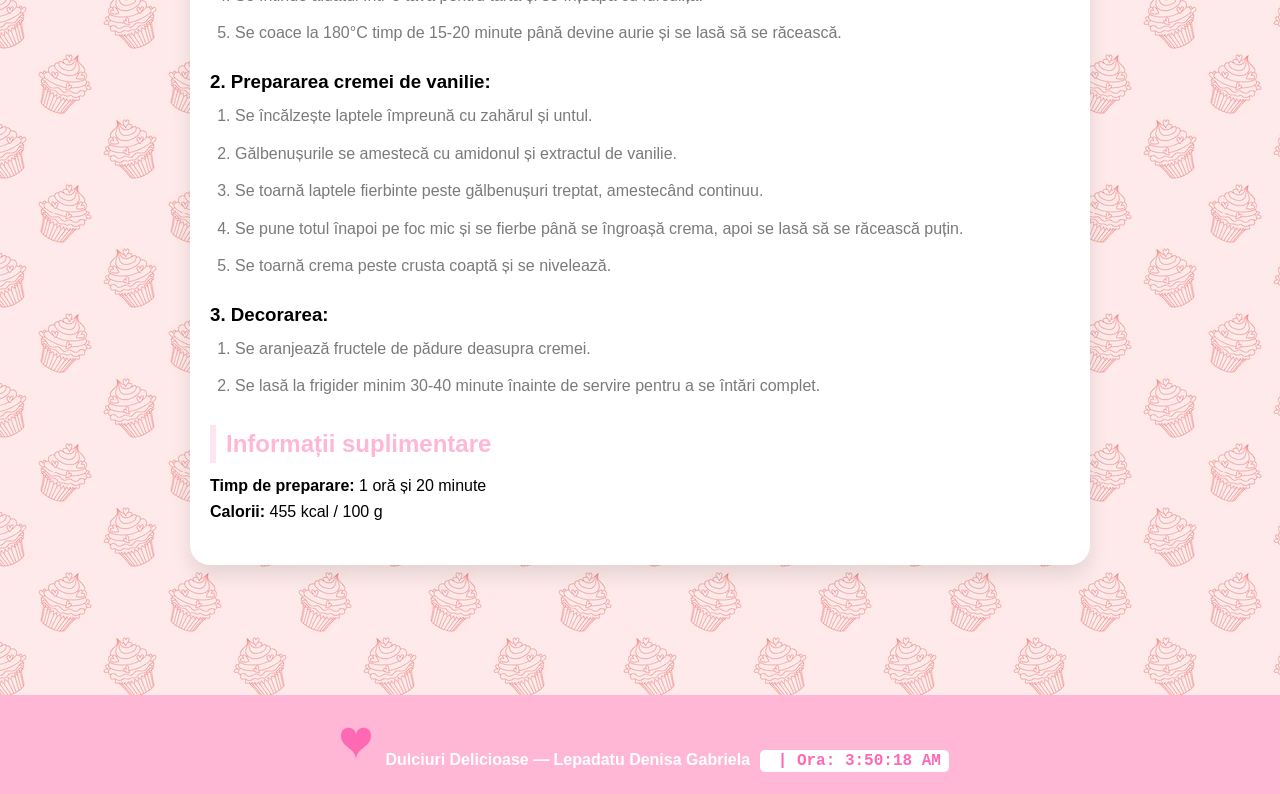
<file: reteta-tarta.html>
<!DOCTYPE html>
<html lang="ro">
<head>
    <meta charset="UTF-8">
    <meta name="viewport" content="width=device-width, initial-scale=1.0">
    <title>Tartă cu fructe | Dulciuri Delicioase </title>
    <link rel="stylesheet" href="style.css">
</head>
<body>

<header>
    <div class="logo">Dulciuri Delicioase </div>
    <nav>
        <ul class="meniu" id="main-nav-list">
            <li><a href="index.html">Acasă</a></li>
            <li class="dropdown">
                <a href="#">Rețete</a>
                <ul class="submenu">
                    <li><a href="reteta-tort.html">Tort de ciocolată</a></li>
                    <li><a href="reteta-tiramisu.html">Tiramisu</a></li>
                    <li><a href="reteta-cheesecake.html">Cheesecake</a></li>
                    <li><a href="reteta-brownies.html">Brownies</a></li>
                    <li><a href="reteta-chec.html">Chec pufos</a></li>
                    <li><a href="reteta-tarta.html">Tartă cu fructe</a></li>
                </ul>
            </li>
            <li><a href="contact.html">Contact</a></li>
        </ul>
    </nav>
</header>

<main>
    <section class="reteta-container">
        <h1>Tartă cu fructe și cremă de vanilie</h1>
        <img src="photos/tarta.jpg" alt="Tartă cu fructe" class="reteta-img">

        <section class="ingrediente">
            <h2>Ingrediente</h2>

            <h3>Crustă:</h3>
            <ul>
                <li>300 g făină</li>
                <li>150 g unt rece</li>
                <li>70 ml apă rece</li>
                <li>1 ou</li>
                <li>Un praf de sare</li>
            </ul>

            <h3>Crema de vanilie:</h3>
            <ul>
                <li>700 ml lapte</li>
                <li>120 g zahăr</li>
                <li>100 g unt</li>
                <li>50 g amidon</li>
                <li>3 gălbenușuri</li>
                <li>1 lingură extract de vanilie</li>
            </ul>

            <h3>Decor:</h3>
            <ul>
                <li>600 g fructe de pădure asortate</li>
            </ul>
        </section>

        <section class="preparare">
            <h2>Mod de preparare</h2>

            <h3>1. Prepararea crustei:</h3>
            <ol>
                <li>Se amestecă făina cu untul rece tăiat cubulețe până obții un amestec nisipos.</li>
                <li>Se adaugă oul și apa rece și se frământă rapid până se formează un aluat omogen.</li>
                <li>Se învelește în folie alimentară și se dă la frigider 30 minute.</li>
                <li>Se întinde aluatul într-o tavă pentru tartă și se înțeapă cu furculița.</li>
                <li>Se coace la 180°C timp de 15-20 minute până devine aurie și se lasă să se răcească.</li>
            </ol>

            <h3>2. Prepararea cremei de vanilie:</h3>
            <ol>
                <li>Se încălzește laptele împreună cu zahărul și untul.</li>
                <li>Gălbenușurile se amestecă cu amidonul și extractul de vanilie.</li>
                <li>Se toarnă laptele fierbinte peste gălbenușuri treptat, amestecând continuu.</li>
                <li>Se pune totul înapoi pe foc mic și se fierbe până se îngroașă crema, apoi se lasă să se răcească puțin.</li>
                <li>Se toarnă crema peste crusta coaptă și se nivelează.</li>
            </ol>

            <h3>3. Decorarea:</h3>
            <ol>
                <li>Se aranjează fructele de pădure deasupra cremei.</li>
                <li>Se lasă la frigider minim 30-40 minute înainte de servire pentru a se întări complet.</li>
            </ol>
        </section>

        <section class="info-reteta">
            <h2>Informații suplimentare</h2>
            <p><strong>Timp de preparare:</strong> 1 oră și 20 minute</p>
            <p><strong>Calorii:</strong> 455 kcal / 100 g</p>
        </section>

    </section>
</main>
<canvas id="canvas-logo" width="50" height="50" style="vertical-align: middle;"></canvas>
<footer>
    <p> Dulciuri Delicioase — Lepadatu Denisa Gabriela</p>
</footer>
<script src="script.js"></script>
</body>
</html>
</file>
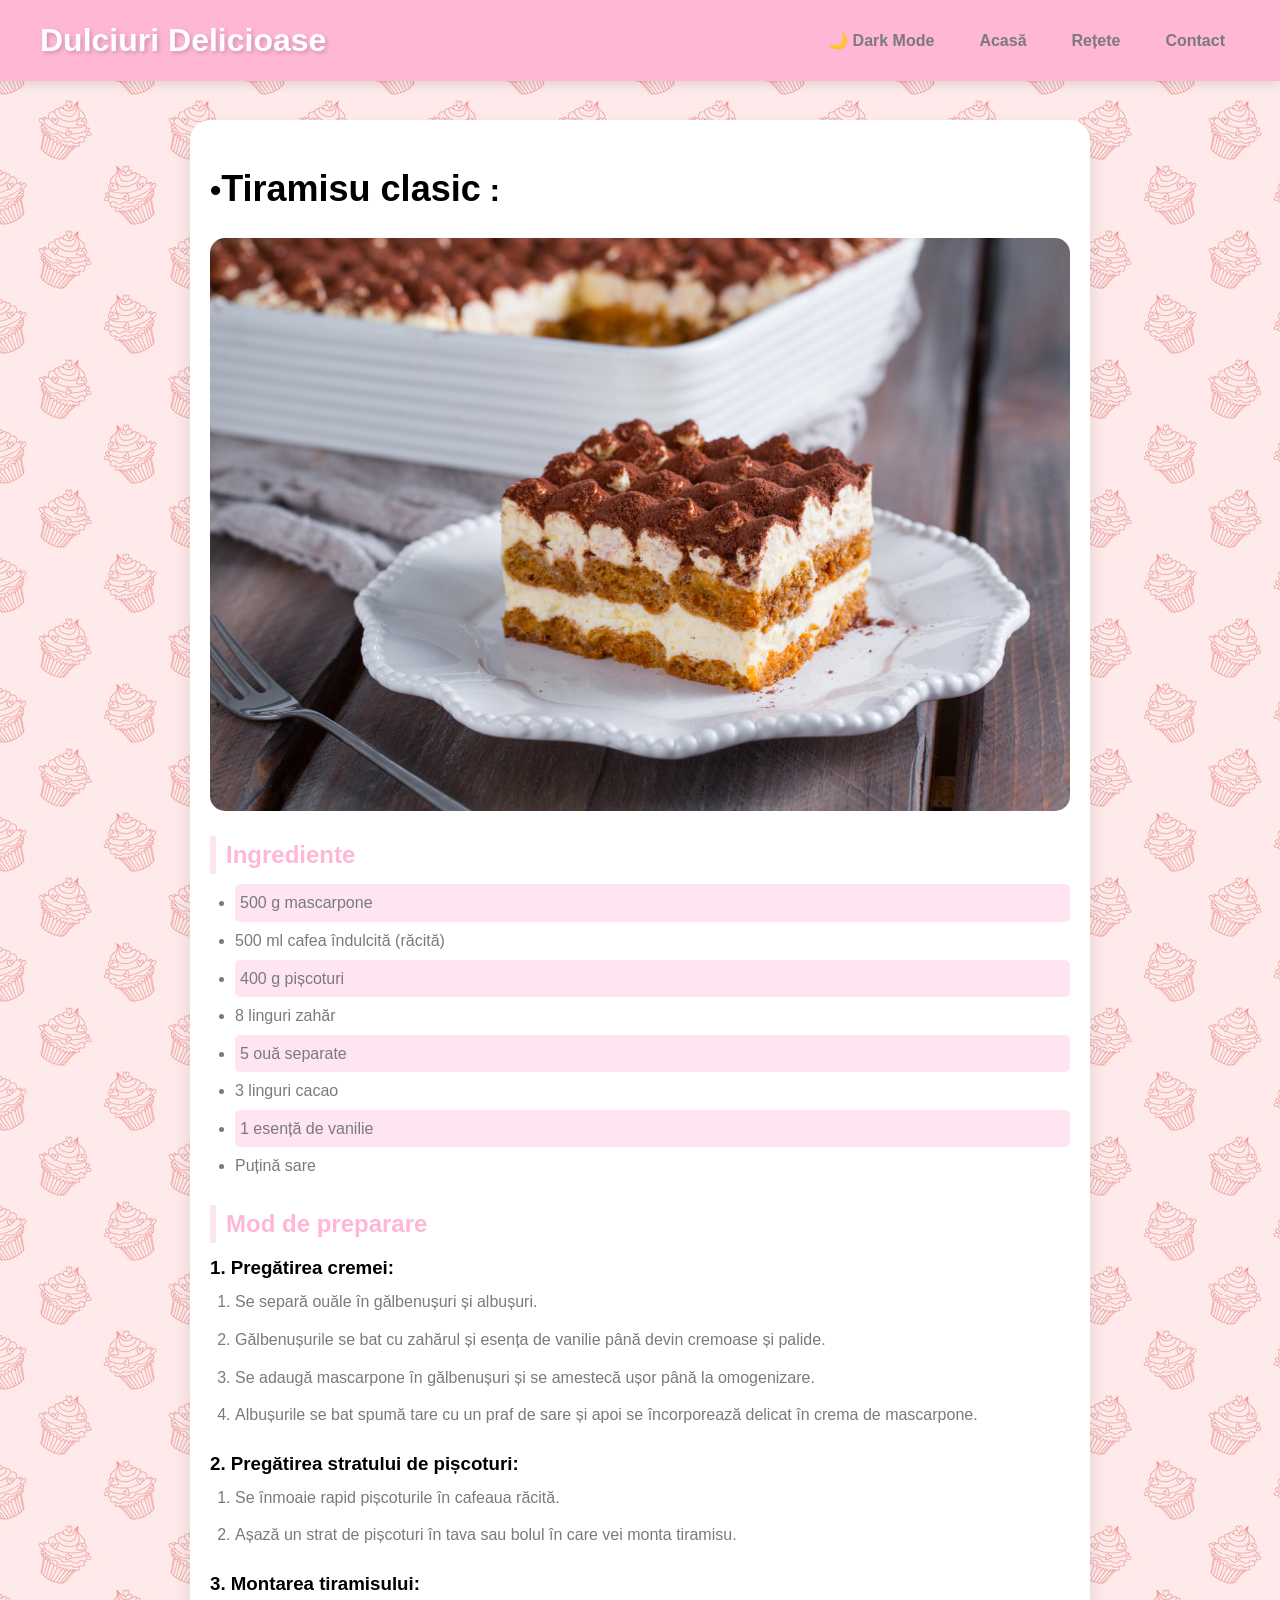
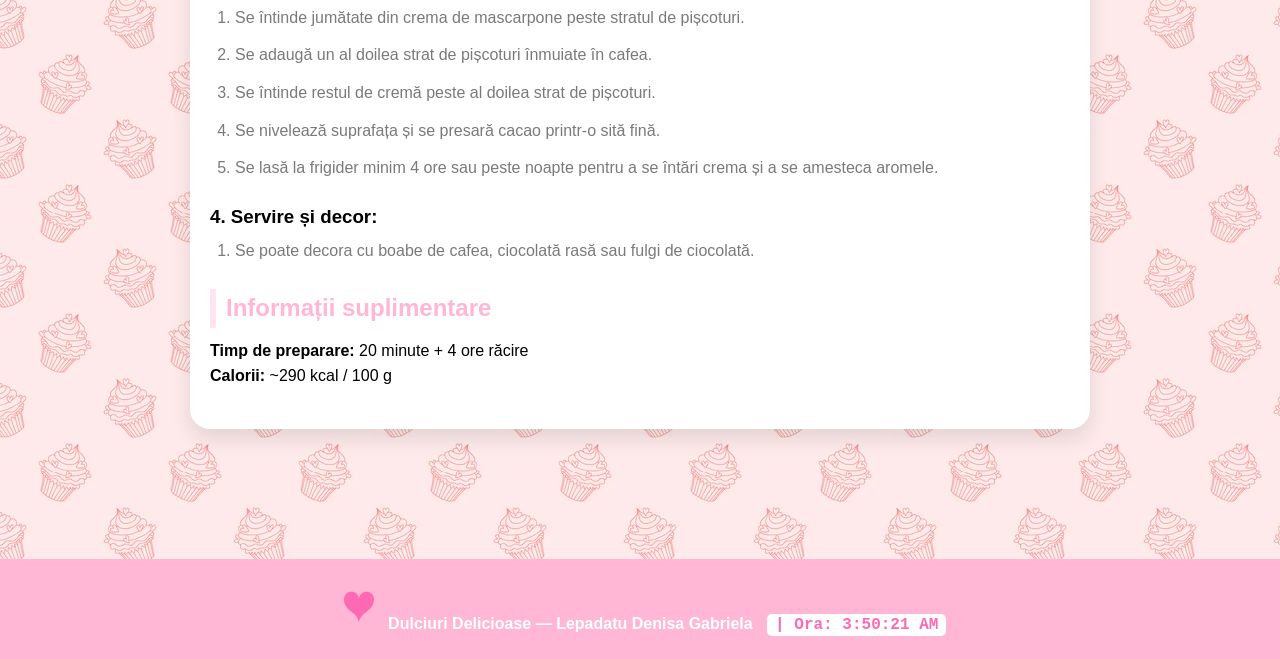
<file: reteta-tiramisu.html>
<!DOCTYPE html>
<html lang="ro">
<head>
    <meta charset="UTF-8">
    <meta name="viewport" content="width=device-width, initial-scale=1.0">
    <title>Tiramisu | Dulciuri Delicioase</title>
    <link rel="stylesheet" href="style.css">
</head>
<body>

<header>
    <div class="logo">Dulciuri Delicioase</div>
    <nav>
        <ul class="meniu" id="main-nav-list">
            <li><a href="index.html">Acasă</a></li>
            <li class="dropdown">
                <a href="retete.html">Rețete</a>
                <ul class="submenu">
                    <li><a href="reteta-tort.html">Tort de ciocolată</a></li>
                    <li><a href="reteta-tiramisu.html">Tiramisu</a></li>
                    <li><a href="reteta-cheesecake.html">Cheesecake</a></li>
                    <li><a href="reteta-brownies.html">Brownies</a></li>
                    <li><a href="reteta-chec.html">Chec pufos</a></li>
                    <li><a href="reteta-tarta.html">Tartă cu fructe</a></li>
                </ul>
            </li>
            <li><a href="contact.html">Contact</a></li>
        </ul>
    </nav>
</header>

<main>
    <section class="reteta-container">
        <h1>Tiramisu clasic</h1>
        <img src="photos/tiramisu.jpg" alt="Tiramisu" class="reteta-img">

        <section class="ingrediente">
            <h2>Ingrediente</h2>
            <ul>
                <li>500 g mascarpone</li>
                <li>500 ml cafea îndulcită (răcită)</li>
                <li>400 g pișcoturi</li>
                <li>8 linguri zahăr</li>
                <li>5 ouă separate</li>
                <li>3 linguri cacao</li>
                <li>1 esență de vanilie</li>
                <li>Puțină sare</li>
            </ul>
        </section>

        <section class="preparare">
            <h2>Mod de preparare</h2>

            <h3>1. Pregătirea cremei:</h3>
            <ol>
                <li>Se separă ouăle în gălbenușuri și albușuri.</li>
                <li>Gălbenușurile se bat cu zahărul și esența de vanilie până devin cremoase și palide.</li>
                <li>Se adaugă mascarpone în gălbenușuri și se amestecă ușor până la omogenizare.</li>
                <li>Albușurile se bat spumă tare cu un praf de sare și apoi se încorporează delicat în crema de mascarpone.</li>
            </ol>

            <h3>2. Pregătirea stratului de pișcoturi:</h3>
            <ol>
                <li>Se înmoaie rapid pișcoturile în cafeaua răcită.</li>
                <li>Așază un strat de pișcoturi în tava sau bolul în care vei monta tiramisu.</li>
            </ol>

            <h3>3. Montarea tiramisului:</h3>
            <ol>
                <li>Se întinde jumătate din crema de mascarpone peste stratul de pișcoturi.</li>
                <li>Se adaugă un al doilea strat de pișcoturi înmuiate în cafea.</li>
                <li>Se întinde restul de cremă peste al doilea strat de pișcoturi.</li>
                <li>Se nivelează suprafața și se presară cacao printr-o sită fină.</li>
                <li>Se lasă la frigider minim 4 ore sau peste noapte pentru a se întări crema și a se amesteca aromele.</li>
            </ol>

            <h3>4. Servire și decor:</h3>
            <ol>
                <li>Se poate decora cu boabe de cafea, ciocolată rasă sau fulgi de ciocolată.</li>
            </ol>
        </section>

        <section class="info-reteta">
            <h2>Informații suplimentare</h2>
            <p><strong>Timp de preparare:</strong> 20 minute + 4 ore răcire</p>
            <p><strong>Calorii:</strong> ~290 kcal / 100 g</p>
        </section>

    </section>
</main>
<canvas id="canvas-logo" width="50" height="50" style="vertical-align: middle;"></canvas>
<footer>
    <p> Dulciuri Delicioase — Lepadatu Denisa Gabriela </p>
</footer>
<script src="script.js"></script>
</body>
</html>
</file>
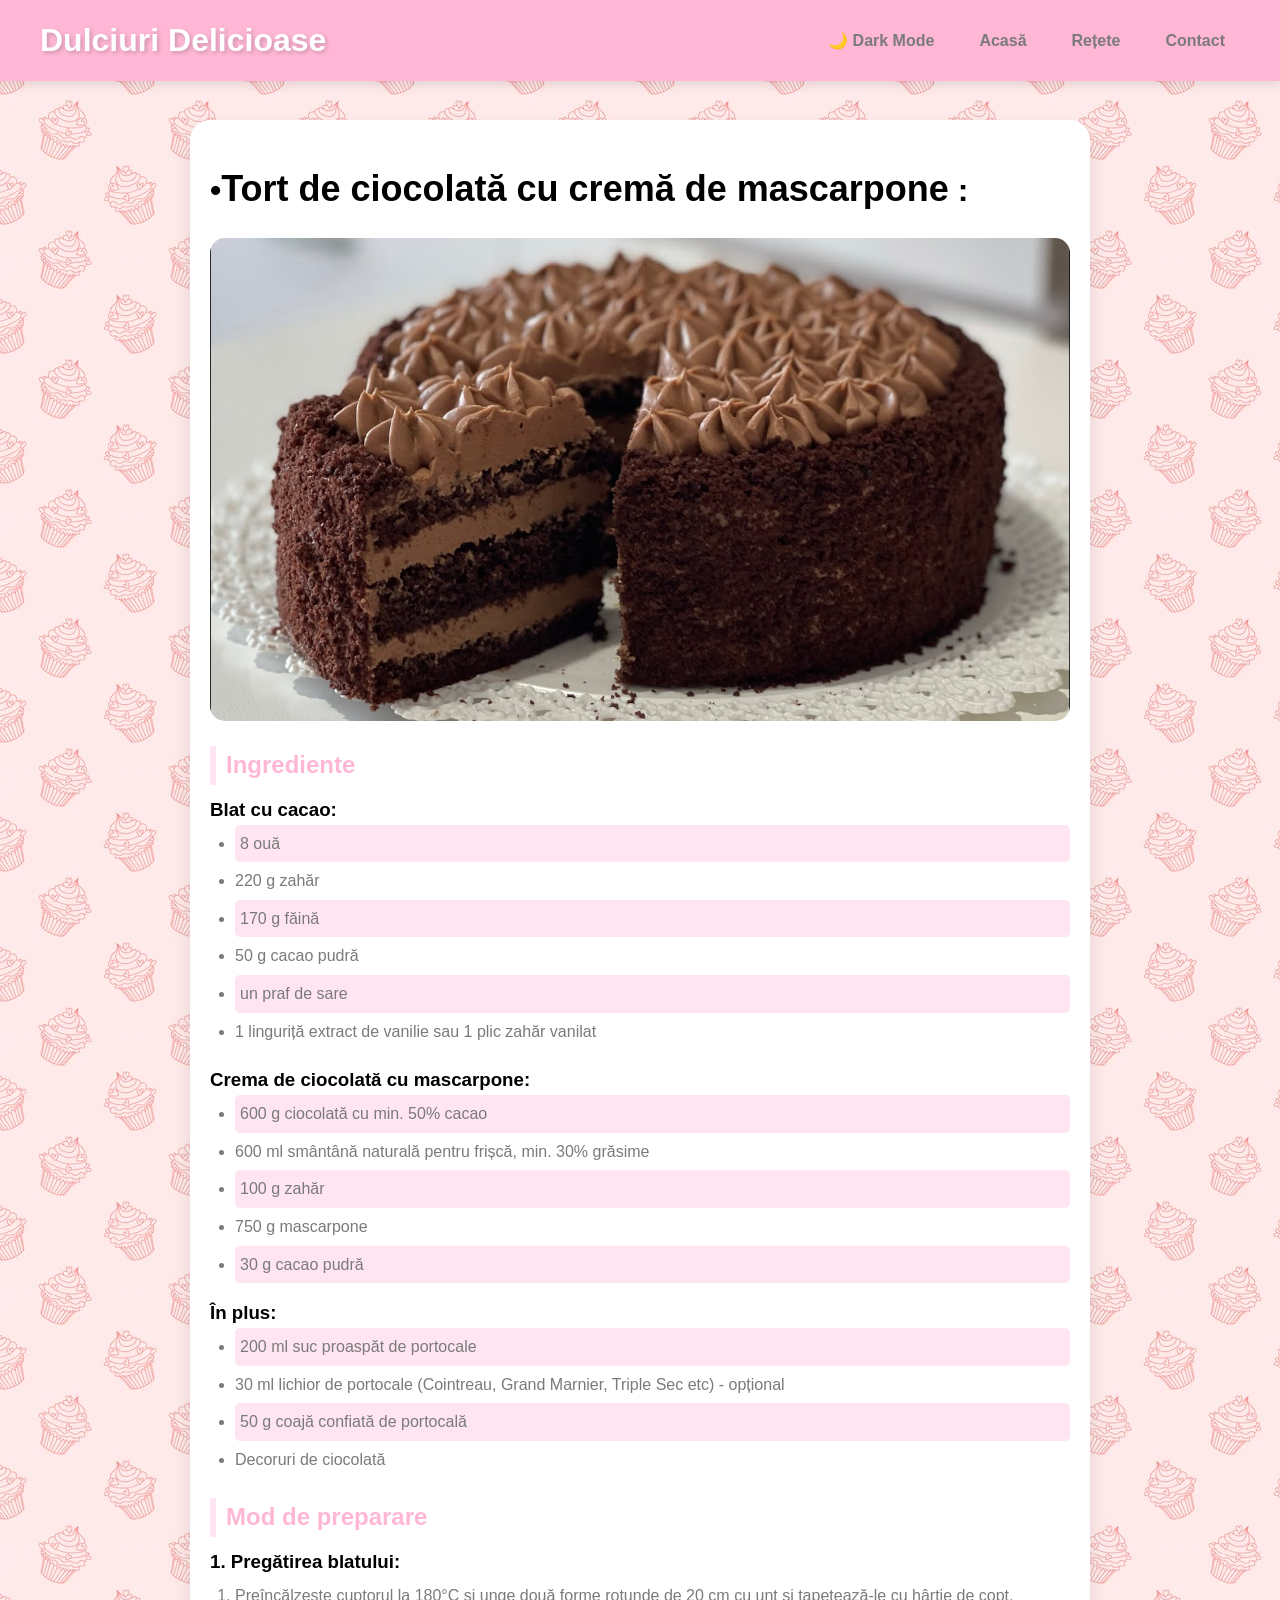
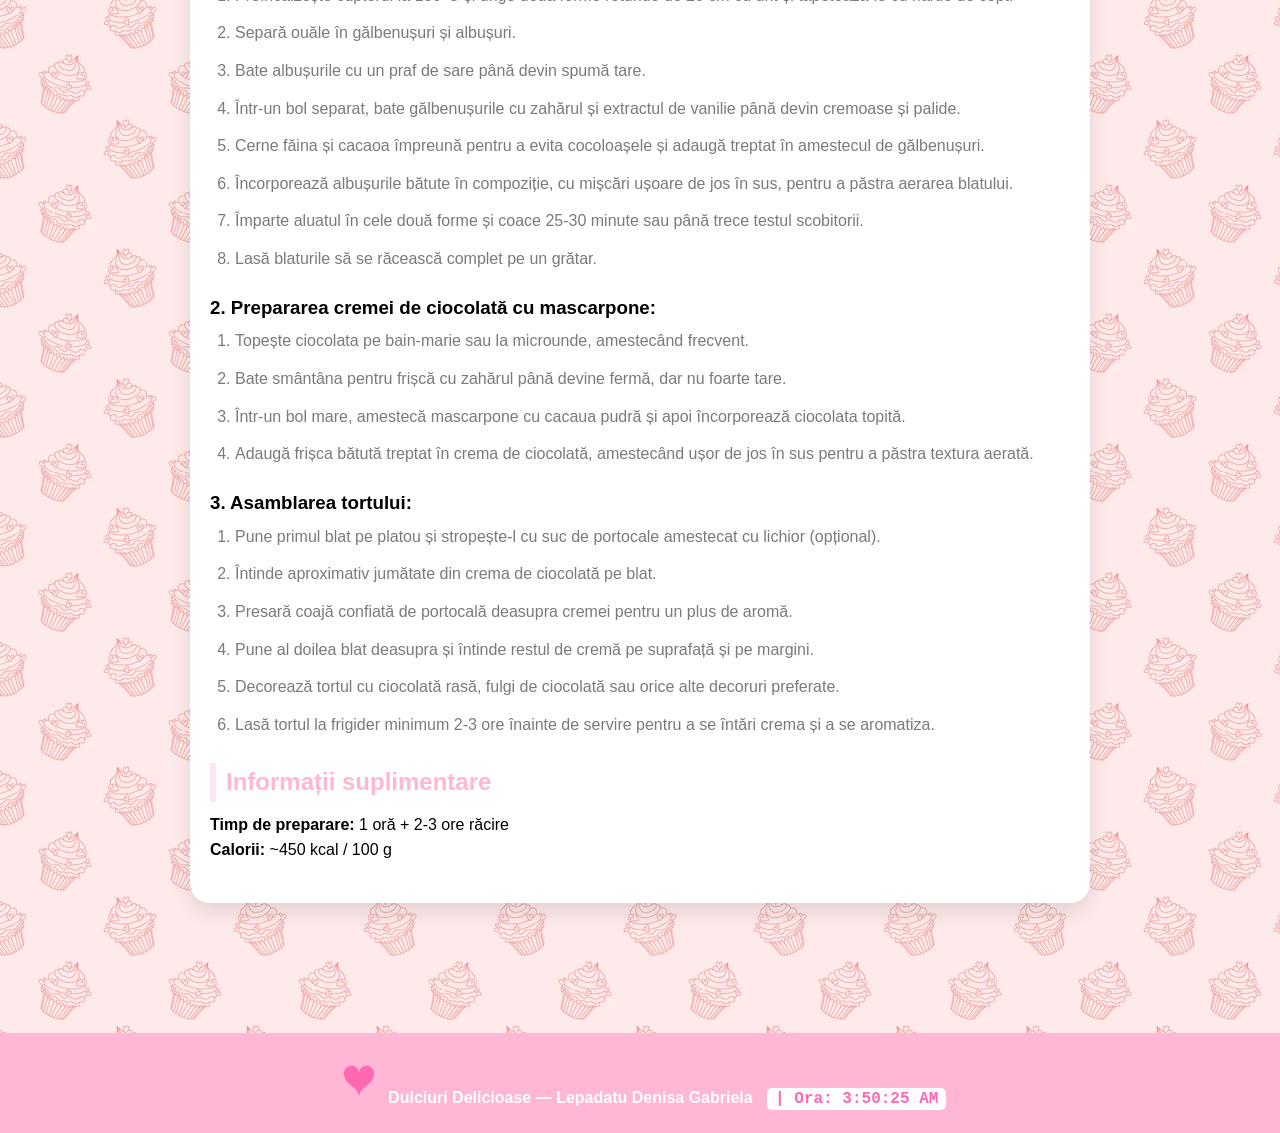
<file: reteta-tort.html>
<!DOCTYPE html>
<html lang="ro">
<head>
    <meta charset="UTF-8">
    <meta name="viewport" content="width=device-width, initial-scale=1.0">
    <title>Tort de ciocolată | Dulciuri Delicioase</title>
    <link rel="stylesheet" href="style.css">
</head>
<body>

<header>
    <div class="logo">Dulciuri Delicioase</div>
    <nav>
        <ul class="meniu" id="main-nav-list">
            <li><a href="index.html">Acasă</a></li>
            <li class="dropdown">
                <a href="retete.html">Rețete</a>
                <ul class="submenu">
                    <li><a href="reteta-tort.html">Tort de ciocolată</a></li>
                    <li><a href="reteta-tiramisu.html">Tiramisu</a></li>
                    <li><a href="reteta-cheesecake.html">Cheesecake</a></li>
                    <li><a href="reteta-brownies.html">Brownies</a></li>
                    <li><a href="reteta-chec.html">Chec pufos</a></li>
                    <li><a href="reteta-tarta.html">Tartă cu fructe</a></li>
                </ul>
            </li>
            <li><a href="contact.html">Contact</a></li>
        </ul>
    </nav>
</header>

<main>
    <section class="reteta-container">
        <h1>Tort de ciocolată cu cremă de mascarpone</h1>
        <img src="photos/tort.jpg" alt="Tort de ciocolată" class="reteta-img">

        <section class="ingrediente">
            <h2>Ingrediente</h2>
            <h3>Blat cu cacao:</h3>
            <ul>
                <li>8 ouă</li>
                <li>220 g zahăr</li>
                <li>170 g făină</li>
                <li>50 g cacao pudră</li>
                <li>un praf de sare</li>
                <li>1 linguriță extract de vanilie sau 1 plic zahăr vanilat</li>
            </ul>

            <h3>Crema de ciocolată cu mascarpone:</h3>
            <ul>
                <li>600 g ciocolată cu min. 50% cacao</li>
                <li>600 ml smântână naturală pentru frișcă, min. 30% grăsime</li>
                <li>100 g zahăr</li>
                <li>750 g mascarpone</li>
                <li>30 g cacao pudră</li>
            </ul>

            <h3>În plus:</h3>
            <ul>
                <li>200 ml suc proaspăt de portocale</li>
                <li>30 ml lichior de portocale (Cointreau, Grand Marnier, Triple Sec etc) - opțional</li>
                <li>50 g coajă confiată de portocală</li>
                <li>Decoruri de ciocolată</li>
            </ul>
        </section>

        <section class="preparare">
            <h2>Mod de preparare</h2>
            <h3>1. Pregătirea blatului:</h3>
            <ol>
                <li>Preîncălzește cuptorul la 180°C și unge două forme rotunde de 20 cm cu unt și tapetează-le cu hârtie de copt.</li>
                <li>Separă ouăle în gălbenușuri și albușuri.</li>
                <li>Bate albușurile cu un praf de sare până devin spumă tare.</li>
                <li>Într-un bol separat, bate gălbenușurile cu zahărul și extractul de vanilie până devin cremoase și palide.</li>
                <li>Cerne făina și cacaoa împreună pentru a evita cocoloașele și adaugă treptat în amestecul de gălbenușuri.</li>
                <li>Încorporează albușurile bătute în compoziție, cu mișcări ușoare de jos în sus, pentru a păstra aerarea blatului.</li>
                <li>Împarte aluatul în cele două forme și coace 25-30 minute sau până trece testul scobitorii.</li>
                <li>Lasă blaturile să se răcească complet pe un grătar.</li>
            </ol>

            <h3>2. Prepararea cremei de ciocolată cu mascarpone:</h3>
            <ol>
                <li>Topește ciocolata pe bain-marie sau la microunde, amestecând frecvent.</li>
                <li>Bate smântâna pentru frișcă cu zahărul până devine fermă, dar nu foarte tare.</li>
                <li>Într-un bol mare, amestecă mascarpone cu cacaua pudră și apoi încorporează ciocolata topită.</li>
                <li>Adaugă frișca bătută treptat în crema de ciocolată, amestecând ușor de jos în sus pentru a păstra textura aerată.</li>
            </ol>

            <h3>3. Asamblarea tortului:</h3>
            <ol>
                <li>Pune primul blat pe platou și stropește-l cu suc de portocale amestecat cu lichior (opțional).</li>
                <li>Întinde aproximativ jumătate din crema de ciocolată pe blat.</li>
                <li>Presară coajă confiată de portocală deasupra cremei pentru un plus de aromă.</li>
                <li>Pune al doilea blat deasupra și întinde restul de cremă pe suprafață și pe margini.</li>
                <li>Decorează tortul cu ciocolată rasă, fulgi de ciocolată sau orice alte decoruri preferate.</li>
                <li>Lasă tortul la frigider minimum 2-3 ore înainte de servire pentru a se întări crema și a se aromatiza.</li>
            </ol>
        </section>

        <section class="info-reteta">
            <h2>Informații suplimentare</h2>
              <p><strong>Timp de preparare:</strong> 1 oră + 2-3 ore răcire</p>
              <p><strong>Calorii:</strong> ~450 kcal / 100 g</p>
        </section>
    </section>
</main>
<canvas id="canvas-logo" width="50" height="50" style="vertical-align: middle;"></canvas>
<footer>
    <p> Dulciuri Delicioase — Lepadatu Denisa Gabriela </p>
</footer>
<script src="script.js"></script>
</body>
</html>
</file>
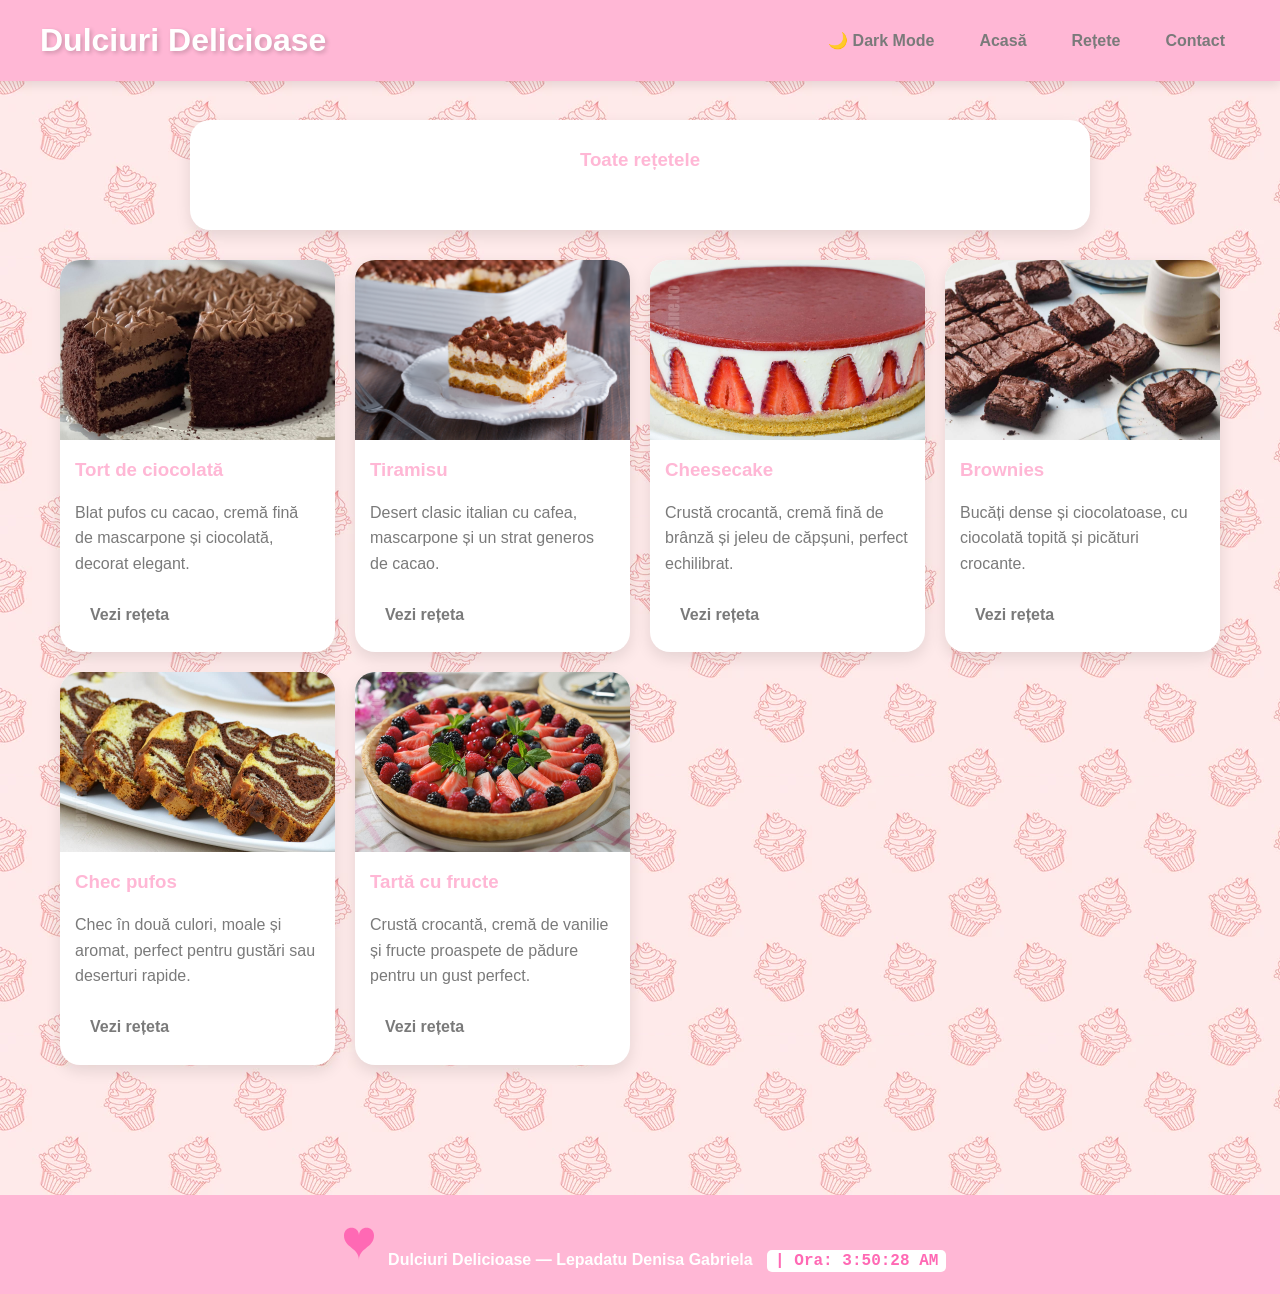
<file: retete.html>
<!DOCTYPE html>
<html lang="ro">
<head>
    <meta charset="UTF-8">
    <meta name="viewport" content="width=device-width, initial-scale=1.0">
    <title>Toate rețetele</title>
    <link rel="stylesheet" href="style.css">
</head>
<body>

<header>
    <div class="logo">Dulciuri Delicioase</div>
    <nav>
        <ul class="meniu" id="main-nav-list">
            <li><a href="index.html">Acasă</a></li>
            <li class="dropdown">
                <a href="retete.html">Rețete</a>
                <ul class="submenu">
                    <li><a href="reteta-tort.html">Tort de ciocolată</a></li>
                    <li><a href="reteta-tiramisu.html">Tiramisu</a></li>
                    <li><a href="reteta-cheesecake.html">Cheesecake</a></li>
                    <li><a href="reteta-brownies.html">Brownies</a></li>
                    <li><a href="reteta-chec.html">Chec pufos</a></li>
                    <li><a href="reteta-tarta.html">Tartă cu fructe</a></li>
                </ul>
            </li>
            <li><a href="contact.html">Contact</a></li>
        </ul>
    </nav>
</header>

<section class="retete-grid">

	<section class="intro">
    		<div class="intro-container">
     	        <h1>Toate rețetele</h1>
        </section>


    <div class="grid-container">

        <!-- Tort de ciocolată -->
        <div class="card">
            <img src="photos/tort.jpg" alt="Tort de ciocolată">
            <h3>Tort de ciocolată</h3>
            <p>Blat pufos cu cacao, cremă fină de mascarpone și ciocolată, decorat elegant.</p>
            <a href="reteta-tort.html" class="btn">Vezi rețeta</a>
        </div>

        <!-- Tiramisu -->
        <div class="card">
            <img src="photos/tiramisu.jpg" alt="Tiramisu">
            <h3>Tiramisu</h3>
            <p>Desert clasic italian cu cafea, mascarpone și un strat generos de cacao.</p>
            <a href="reteta-tiramisu.html" class="btn">Vezi rețeta</a>
        </div>

        <!-- Cheesecake -->
        <div class="card">
            <img src="photos/cheesecake.jpg" alt="Cheesecake">
            <h3>Cheesecake</h3>
            <p>Crustă crocantă, cremă fină de brânză și jeleu de căpșuni, perfect echilibrat.</p>
            <a href="reteta-cheesecake.html" class="btn">Vezi rețeta</a>
        </div>

        <!-- Brownies -->
        <div class="card">
            <img src="photos/brownies.jpg" alt="Brownies">
            <h3>Brownies</h3>
            <p>Bucăți dense și ciocolatoase, cu ciocolată topită și picături crocante.</p>
            <a href="reteta-brownies.html" class="btn">Vezi rețeta</a>
        </div>

        <!-- Chec pufos -->
        <div class="card">
            <img src="photos/chec.jpg" alt="Chec pufos">
            <h3>Chec pufos</h3>
            <p>Chec în două culori, moale și aromat, perfect pentru gustări sau deserturi rapide.</p>
            <a href="reteta-chec.html" class="btn">Vezi rețeta</a>
        </div>

        <!-- Tartă cu fructe -->
        <div class="card">
            <img src="photos/tarta.jpg" alt="Tartă cu fructe">
            <h3>Tartă cu fructe</h3>
            <p>Crustă crocantă, cremă de vanilie și fructe proaspete de pădure pentru un gust perfect.</p>
            <a href="reteta-tarta.html" class="btn">Vezi rețeta</a>
        </div>

    </div>
</section>
    <canvas id="canvas-logo" width="50" height="50" style="vertical-align: middle;"></canvas>
    <footer>
        <p> Dulciuri Delicioase — Lepadatu Denisa Gabriela </p>
    </footer>
<script src="script.js"></script>
</body>
</html>
</file>
<file: style.css>
:root {
    --roz: #ffb7d5;
    --roz-deschis: #ffe5f1;
    --roz-aprins: #ff69b4;
    --alb: #ffffff;
    --gri: #7a7a7a;
    --negru: #000000;
}

* {
    margin: 0;
    padding: 0;
    box-sizing: border-box;
}

body {
    font-family: 'Segoe UI', sans-serif;
    background-image: url('photos/fundal.png');
    background-repeat:repeat;
    background-color: var(--roz-deschis);
    line-height: 1.6;
    padding-top: 80px;
}

footer {
    margin-top: 40px;
    background: var(--roz);
    text-align: center;
    padding: 20px;
    font-weight: 600;
    color: var(--alb);
}

header {
    position: fixed;
    top: 0;
    left: 0;
    width: 100%;
    background: var(--roz);
    display: flex; 
    justify-content: space-between;
    align-items: center;
    padding: 15px 40px;
    box-shadow: 0 4px 10px rgba(0,0,0,0.1);
    z-index: 1000;
}

.logo {
    font-size: 32px;
    font-weight: bold;
    color: var(--alb); 
    text-shadow: 2px 2px 4px rgba(0, 0, 0, 0.2); 
    animation: pulseColor 2s ease-in-out infinite; 
    animation-delay: 5s; 
}

@keyframes pulseColor {
    0% { color: var(--alb); transform: scale(1); } 
    50% { color: var(--roz-aprins); transform: scale(1.05); } 
    100% { color: var(--alb); transform: scale(1); } 
}

nav ul.meniu {
    list-style: none;
    display: flex; 
    gap: 20px;
}

nav ul.meniu li {
    position: relative;
}

nav a {
    text-decoration: none;
    font-weight: 600;
    color: var(--gri);
    padding: 10px 15px;
    border-radius: 10px;
    transition: background 0.4s ease, transform 0.3s ease, color 0.5s;
}

nav a:hover {
    background: var(--alb);
    transform: scale(1.1);
}

.dropdown:hover .submenu {
    display: block;
}

.submenu {
    display: none;
    position: absolute;
    top: 40px;
    left: 0;
    background: var(--roz);
    padding: 10px 0;
    border-radius: 12px;
    box-shadow: 0 4px 12px rgba(0,0,0,0.1);
    min-width: 180px;
}

.submenu li {
    padding: 5px 20px;
}

.submenu a:hover {
    background: var(--alb);
}

@keyframes fadeIn {
    0% { opacity: 0; transform: translateY(60px); }
    50% { opacity: 0.5; transform: translateY(20px); }
    100% { opacity: 1; transform: translateY(0); }
}




.hero {
    max-width: 1200px;
    margin: 20px auto;
    text-align: center;
    padding: 80px 20px 40px;
    background: var(--alb);
    border-radius: 20px;
    box-shadow: 0 10px 20px rgba(0,0,0,0.1);
    animation: fadeIn 1s ease-out;
}

.hero h1 {
    font-size: 42px;
    margin-bottom: 15px;
    color: var(--roz);
}

.hero p {
    font-size: 20px;
    color: var(--gri);
}

.intro-container {
    max-width: 900px;
    margin: 30px auto;
    text-align: center;
    padding: 25px;
    background: var(--alb);
    border-radius: 20px;
    box-shadow: 0 6px 15px rgba(0,0,0,0.1);
}

.intro-container h2 {
    color: var(--roz);
    margin-bottom: 15px;
}

.intro-container p {
    color: var(--gri);
    font-size: 18px;
    line-height: 1.8;
}

.fun-fact-container {
    max-width: 900px;
    margin: 40px auto;
    padding: 25px 20px;
    background: var(--alb);
    border-left: 6px solid var(--roz); 
    border-radius: 15px;
    box-shadow: 0 6px 15px rgba(0,0,0,0.1);
}

.fun-fact-container h3 {
    color: var(--roz);
    margin-bottom: 15px;
}

.fun-fact-container p {
    color: var(--gri);
    line-height: 1.6;
}

.home .grid-container {
    display: flex; 
    flex-direction: column;
    gap: 30px;
    max-width: 900px;
    margin: 0 auto;
}

.home .card {
    display: flex; 
    flex-direction: row;
    align-items: center;
    gap: 20px;
    background: var(--alb);
    border-radius: 20px;
    box-shadow: 0 6px 15px rgba(0,0,0,0.1);
    overflow: hidden;
    transition: transform 0.3s, box-shadow 0.3s;
    padding: 20px;
    height: 350px;
}

.home .card img {
    width: 300px;
    height: 300px;
    object-fit: cover;
    border-radius: 15px;
}

.home .card h3, .home .card p {
    margin: 0;
}

.home .card .btn {
    margin-top: 10px;
}




.populare, .retete-grid {
    max-width: 1200px;
    margin: 40px auto;
    padding: 0 20px;
}

.populare h2, .retete-grid h1 {
    text-align: center;
    color: var(--roz);
    margin-bottom: 30px;
}

.grid-container {
    display: grid; 
    grid-template-columns: repeat(auto-fit, minmax(250px, 1fr)); 
    gap: 20px;
}

.card {
    background: var(--alb);
    border-radius: 20px;
    box-shadow: 0 6px 15px rgba(0,0,0,0.1);
    overflow: hidden;
    transition: transform 0.3s, box-shadow 0.3s;
}

.card:hover {
    transform: translateY(-5px);
    box-shadow: 0 10px 25px rgba(0,0,0,0.15);
}

.card img {
    width: 100%;
    height: 180px;
    object-fit: cover;
    display: block;
}

.card h3 {
    margin: 15px;
    color: var(--roz);
}

.card p {
    margin: 0 15px 15px;
    color: var(--gri);
}

.card .btn {
    display: inline-block;
    margin: 0 15px 15px;
    padding: 10px 15px;
    background: var(--alb);
    color: var(--gri);
    border-radius: 10px;
    text-decoration: none;
    font-weight: 600;
    transition: background 0.3s, transform 0.3s;
}

.card .btn:hover {
    background: var(--roz-deschis);
    transform: scale(1.05);
}





.reteta-container {
    max-width: 900px;
    margin: 40px auto;
    padding: 40px 20px;
    background: var(--alb);
    border-radius: 20px;
    box-shadow: 0 10px 20px rgba(0,0,0,0.1);
    animation: fadeIn 1s ease-out;
}


.reteta-container h1 {
    text-align: left;
    color: var(--negru);
    margin-bottom: 20px;
    font-size: 36px;
}

.reteta-container h1::after {
    content: " :";
    color: var(--negru) ;
    font-size: 32px;
}

.reteta-container h1::before {
    content: " •";
    color: var(--negru) ;
    font-size: 32px;
}

.reteta-img {
    display: block;
    max-width: 100%;
    height: auto;
    margin: 0 auto 25px;
    border-radius: 15px;
}

section h2 {
    color: var(--roz);
    margin: 20px 0 10px;
    border-left: 6px solid var(--roz-deschis);
    padding-left: 10px;
}

.ingrediente ul, .preparare ol {
    margin-left: 25px;
    margin-bottom: 15px;
}

.ingrediente ul li, .preparare ol li {
    padding: 6px 0;
    color: var(--gri);
}

.ingrediente ul li:nth-child(odd) {
    background-color: var(--roz-deschis); 
    padding-left: 5px;
    border-radius: 5px;
}






.contact {
    max-width: 700px;
    margin: 40px auto;
    padding: 40px 20px;
    background: var(--alb);
    border-radius: 20px;
    box-shadow: 0 10px 20px rgba(0,0,0,0.1);
}

.contact h1 {
    text-align: center;
    color: var(--roz);
    margin-bottom: 20px;
}

.contact p {
    text-align: center;
    margin-bottom: 30px;
    color: var(--gri);
}

.contact-form label {
    display: block;
    margin-bottom: 5px;
    font-weight: 600;
    color: var(--gri);
}

.contact-form input,
.contact-form textarea {
    width: 100%;
    padding: 12px;
    margin-bottom: 20px;
    border-radius: 12px;
    border: 1px solid #ccc;
    font-size: 16px;
}

.contact-form .btn {
    width: 100%;
    background: var(--alb);
    color: var(--gri);
    padding: 12px;
    font-size: 18px;
    font-weight: 600;
    border: none;
    border-radius: 12px;
    cursor: pointer;
    transition: background 0.3s, transform 0.2s;
}

.contact-form .btn:hover {
    background: var(--roz-deschis);
    transform: scale(1.05);
}





@media (max-width: 1200px) {
    header {
        padding: 15px 25px;
    }

    .hero h1 {
        font-size: 36px;
    }

    .home .card {
        height: auto;
    }
}

@media (max-width: 992px) {
    nav ul.meniu {
        gap: 10px;
    }

    .hero h1 {
        font-size: 32px;
    }

    .hero p {
        font-size: 18px;
    }

    .home .card {
        flex-direction: column; 
        height: auto;
    }

    .home .card img {
        width: 100%;
        height: auto;
    }
}

@media (max-width: 768px) {
    header {
        flex-direction: column; 
    }
}

#auth-section, #favorites-section {
    transition: all 0.3s ease;
    border: 2px solid var(--roz-deschis);
}

#login-controls input {
    border: 1px solid var(--roz);
    padding: 8px;
    border-radius: 8px;
    outline: none;
    margin: 5px;
}

#login-controls input:focus {
    box-shadow: 0 0 5px var(--roz-aprins);
}

#welcome-msg {
    font-size: 1.2rem;
    margin-right: 15px;
}

.fav-item {
    background: var(--roz-deschis);
    margin: 8px auto;
    padding: 10px;
    border-radius: 10px;
    max-width: 400px;
    cursor: pointer;
    transition: transform 0.2s, background 0.2s;
    color: var(--gri);
    font-weight: 500;
    border-left: 4px solid var(--roz-aprins);
}

.fav-item:hover {
    transform: scale(1.03);
    background: var(--roz);
    color: var(--alb);
}



#ceas {
    font-family: 'Courier New', Courier, monospace;
    font-weight: bold;
    color: var(--roz-aprins);
    background: var(--alb);
    padding: 2px 8px;
    border-radius: 5px;
    margin-left: 10px;
}

input:invalid:not(:placeholder-shown) {
    border-color: red;
}

nav ul.meniu {
    display: flex;
    align-items: center;
    gap: 15px;
    list-style: none;
}


.dark-mode-toggle {
    background: var(--alb);
    border: 2px solid var(--roz);
    color: var(--roz-aprins);
    padding: 5px 10px;
    border-radius: 20px;
    cursor: pointer;
    font-weight: bold;
}

body.dark-theme {
    background-color: #222; 
    background-image: url('photos/darkmode.jpg') !important;
    background-size: cover;
    background-attachment: fixed;
    color: #f0f0f0;
}

body.dark-theme .intro-container, 
body.dark-theme .card, 
body.dark-theme .reteta-container,
body.dark-theme .hero,
body.dark-theme .fun-fact-container,
body.dark-theme .contact {
    background: rgba(61, 61, 61, 0.9); 
    color: #ffffff;
    box-shadow: 0 6px 15px rgba(0,0,0,0.5);
}

body.dark-theme p, 
body.dark-theme li {
    color: #e0e0e0;
}

body.dark-theme h1, 
body.dark-theme h2, 
body.dark-theme h3 {
    color: var(--roz);
}

#favorites-section {
    background: rgba(255, 255, 255, 0.9); 
    transition: all 0.3s ease;
}

#fav-title {
    color: var(--roz-aprins);
}

body.dark-theme #favorites-section {
    background: rgba(44, 44, 44, 0.9) !important; 
    border-color: var(--roz); 
}

body.dark-theme #fav-title {
    color: var(--roz); 
}

body.dark-theme #fav-list li {
    color: #ffffff; 
}
</file>
